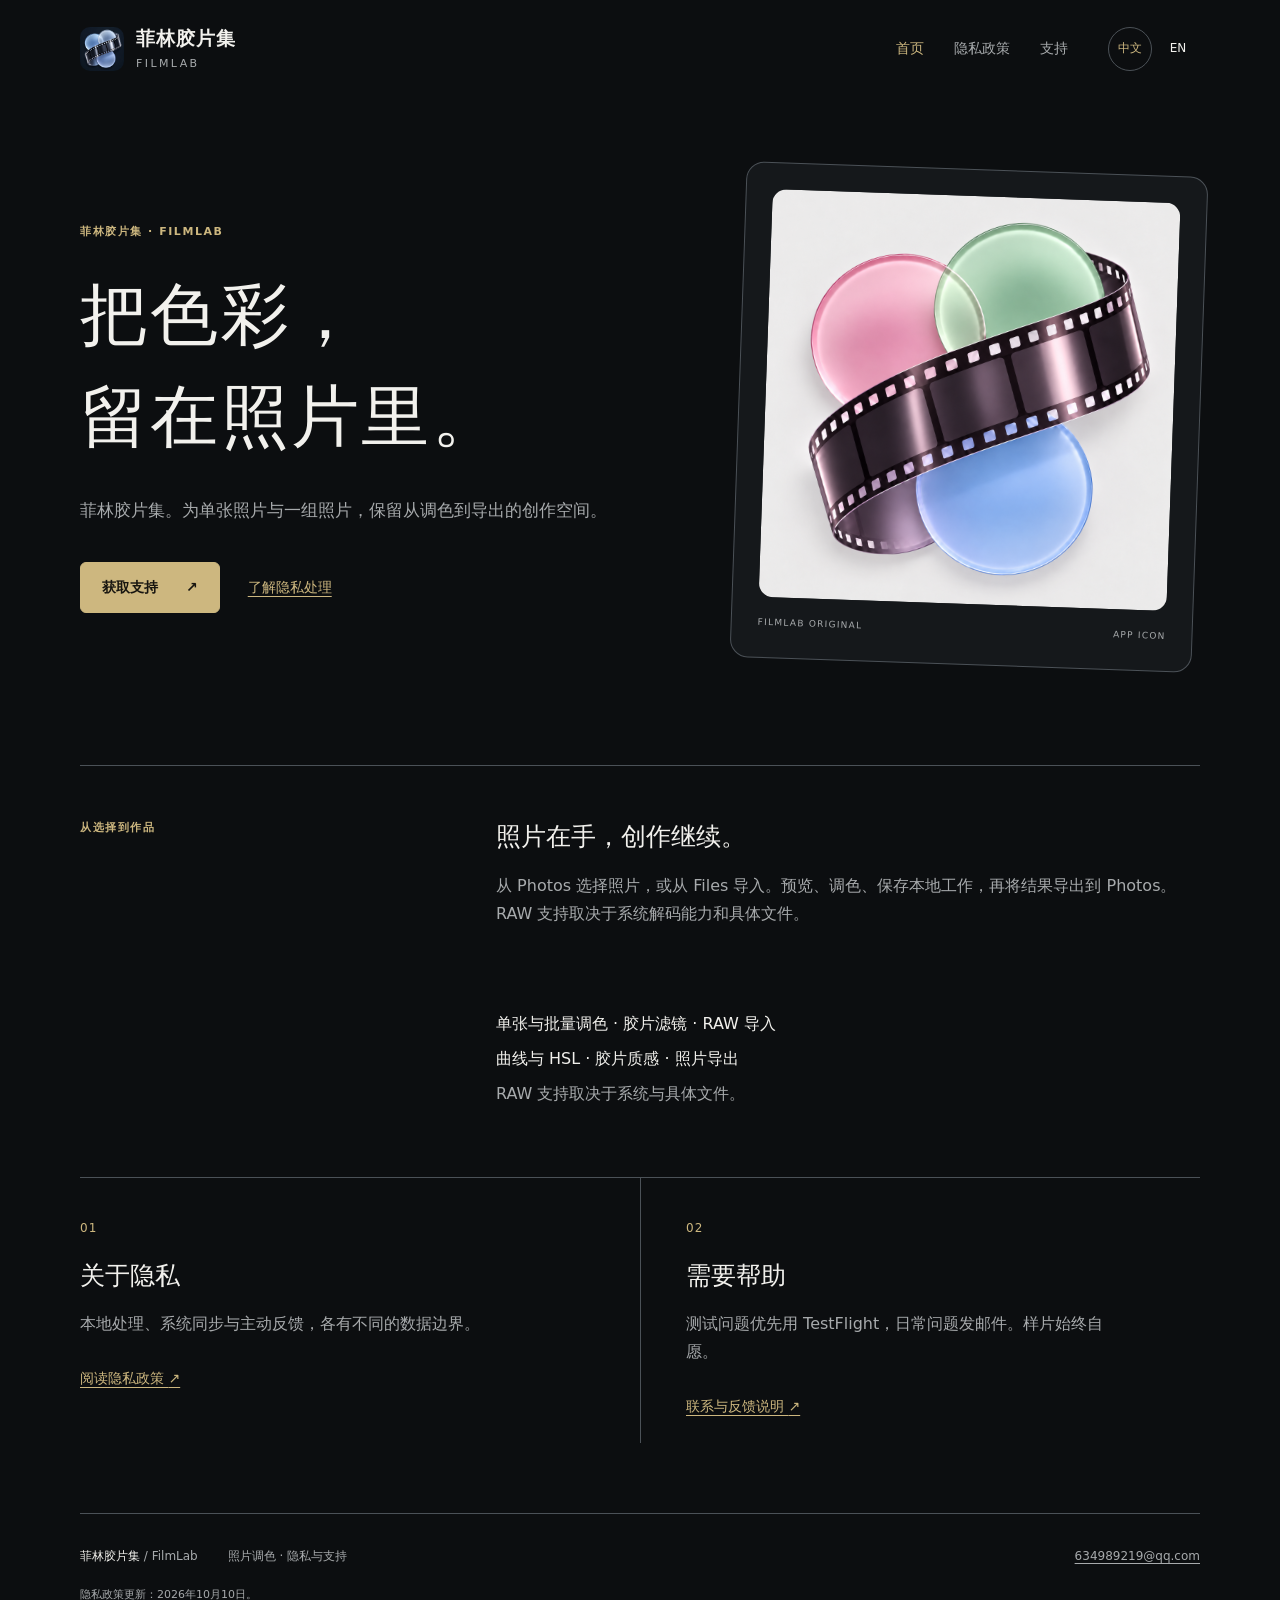
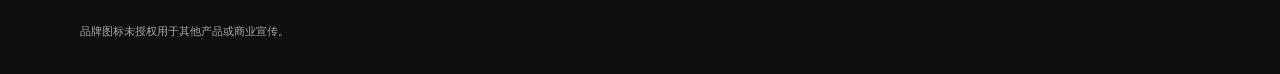
<file: index.html>
<!doctype html>

<html lang="zh-Hans"><head><meta charset="utf-8"><meta name="viewport" content="width=device-width, initial-scale=1"><meta name="referrer" content="no-referrer"><meta http-equiv="Content-Security-Policy" content="default-src &#x27;self&#x27;; script-src &#x27;none&#x27;; style-src &#x27;self&#x27;; img-src &#x27;self&#x27;; connect-src &#x27;none&#x27;; object-src &#x27;none&#x27;; base-uri &#x27;none&#x27;; form-action &#x27;none&#x27;"><title>首页 · 菲林胶片集 / FilmLab</title><meta name="description" content="菲林胶片集 / FilmLab：单张与批量照片调色，隐私政策与帮助反馈。"><link rel="stylesheet" href="assets/site.css"></head>
<body><a class="skip" href="#main"><span lang="zh-Hans" class="">跳至内容</span></a>

<header class="site-header"><a class="brand" href="./" aria-label="菲林胶片集 / FilmLab Home"><img src="assets/home-brand.png" width="44" height="44" alt=""><span class="brand-copy"><span class="brand-name" lang="zh-Hans">菲林胶片集</span><span class="brand-english" lang="en">FILMLAB</span></span></a><nav aria-label="主导航"><a href="./" aria-current="page"><span lang="zh-Hans" class="">首页</span></a><a href="privacy/"><span lang="zh-Hans" class="">隐私政策</span></a><a href="support/"><span lang="zh-Hans" class="">支持</span></a></nav><div class="languages" aria-label="语言"><a href="./" lang="zh-Hans" hreflang="zh-Hans" aria-current="true">中文</a><a href="en/" lang="en" hreflang="en">EN</a></div></header>
<main id="main" tabindex="-1"><section class="hero"><div><p class="eyebrow">菲林胶片集 · FILMLAB</p><h1 lang="zh-Hans" class="">把色彩，<br>留在照片里。</h1><p lang="zh-Hans" class="lead">菲林胶片集。为单张照片与一组照片，保留从调色到导出的创作空间。</p><div class="actions"><a class="button" href="support/"><span lang="zh-Hans" class="">获取支持</span><span aria-hidden="true">↗</span></a><a class="text-link" href="privacy/"><span lang="zh-Hans" class="">了解隐私处理</span></a></div></div><figure class="brand-plate"><img src="assets/app-icon.png" alt="FilmLab app icon / 菲林胶片集应用图标" width="1024" height="1024"><figcaption><span>FILMLAB ORIGINAL</span><span>APP ICON</span></figcaption></figure></section><section class="intro-row"><p class="eyebrow"><span lang="zh-Hans" class="">从选择到作品</span></p><div><h2 lang="zh-Hans" class="">照片在手，创作继续。</h2><p lang="zh-Hans" class="">从 Photos 选择照片，或从 Files 导入。预览、调色、保存本地工作，再将结果导出到 Photos。RAW 支持取决于系统解码能力和具体文件。</p></div><div class="feature-list"><p>单张与批量调色 · 胶片滤镜 · RAW 导入</p><p>曲线与 HSL · 胶片质感 · 照片导出</p><p class="fine">RAW 支持取决于系统与具体文件。</p></div></section><section class="routes" aria-label="Information"><article><span class="section-no">01</span><h2 lang="zh-Hans" class="">关于隐私</h2><p lang="zh-Hans" class="">本地处理、系统同步与主动反馈，各有不同的数据边界。</p><a class="text-link" href="privacy/"><span lang="zh-Hans" class="">阅读隐私政策</span> <span aria-hidden="true">↗</span></a></article><article><span class="section-no">02</span><h2 lang="zh-Hans" class="">需要帮助</h2><p lang="zh-Hans" class="">测试问题优先用 TestFlight，日常问题发邮件。样片始终自愿。</p><a class="text-link" href="support/"><span lang="zh-Hans" class="">联系与反馈说明</span> <span aria-hidden="true">↗</span></a></article></section></main>
<footer class="site-footer"><div>菲林胶片集 <span class="muted">/ FilmLab</span></div><div><span lang="zh-Hans" class="">照片调色 · 隐私与支持</span></div><a href="mailto:634989219@qq.com">634989219@qq.com</a><p class="fine">隐私政策更新：2026年10月10日。</p><p class="fine brand-rights">品牌图标未授权用于其他产品或商业宣传。</p></footer></body></html>
</file>
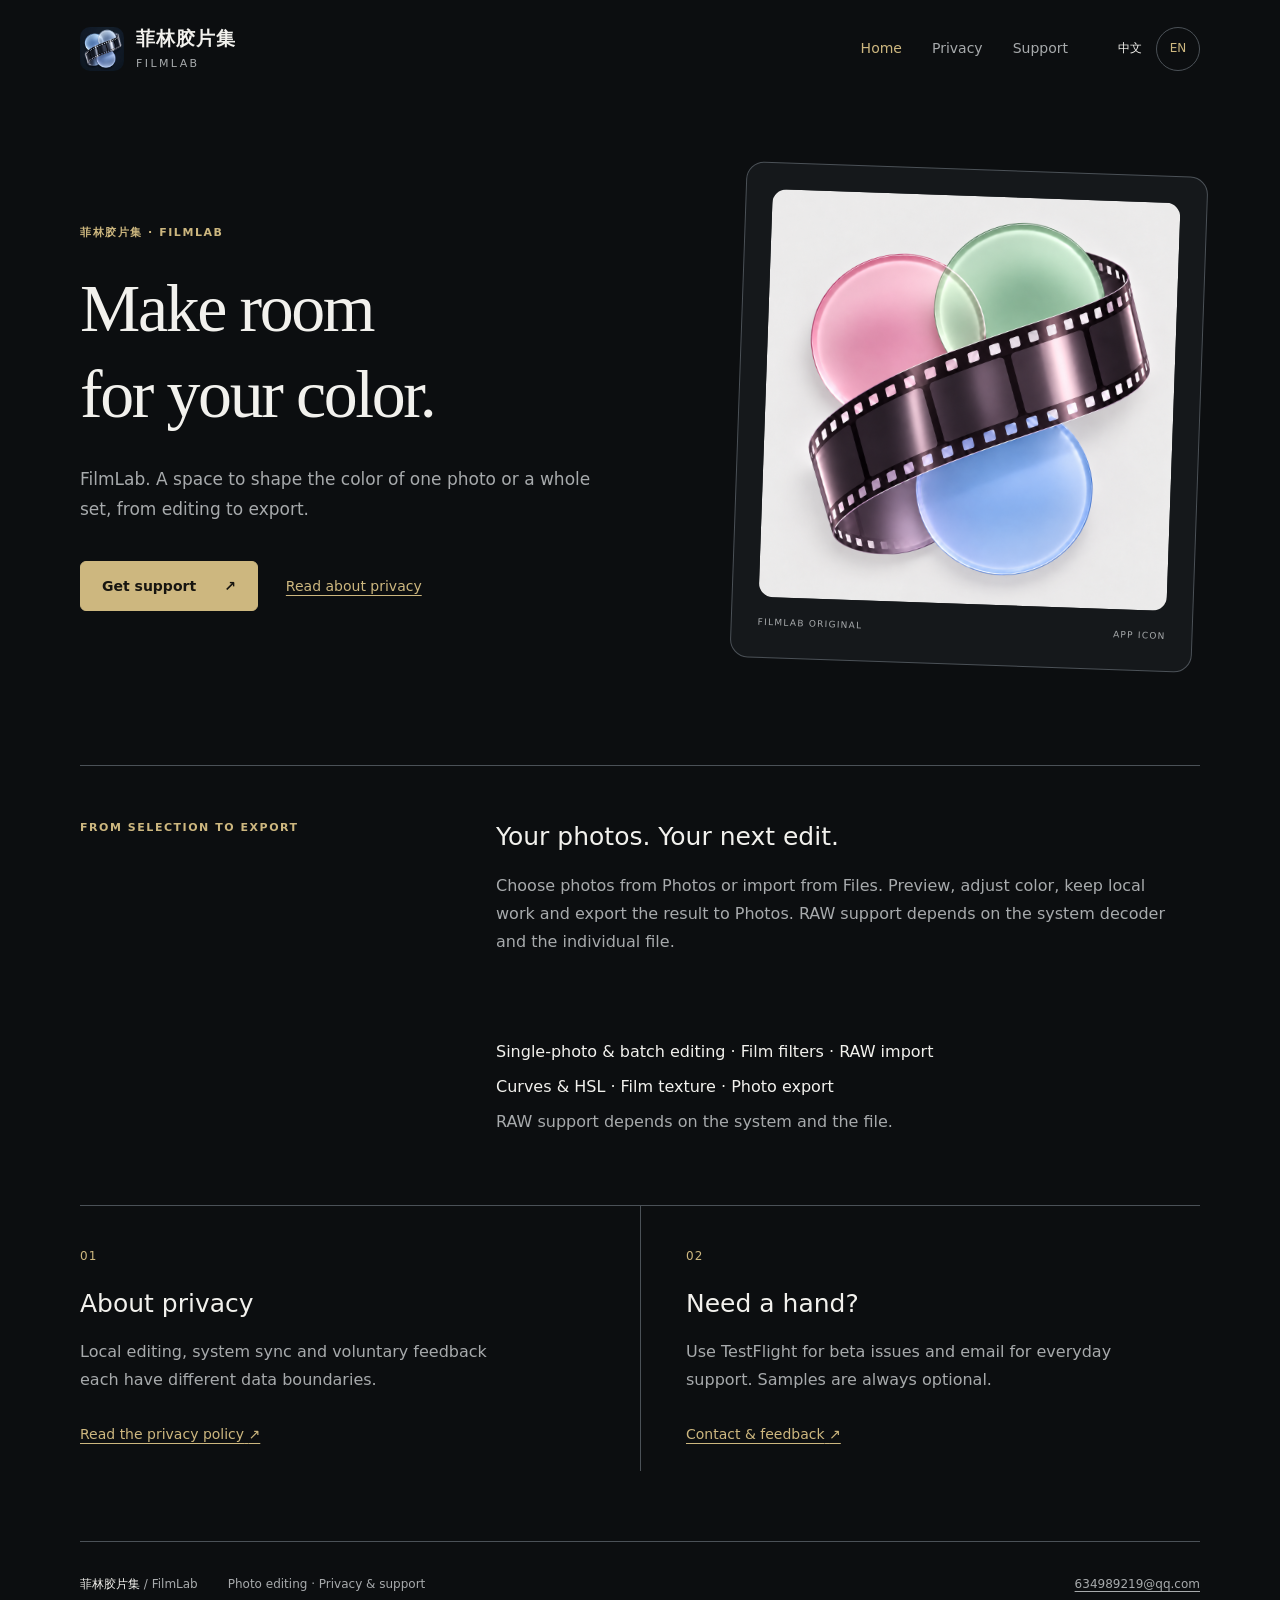
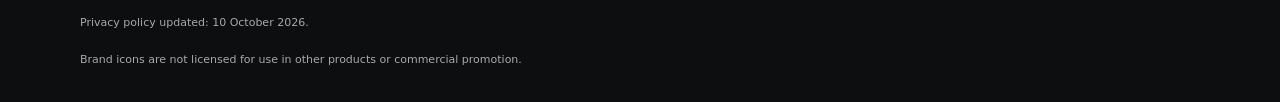
<file: en/index.html>
<!doctype html>

<html lang="en"><head><meta charset="utf-8"><meta name="viewport" content="width=device-width, initial-scale=1"><meta name="referrer" content="no-referrer"><meta http-equiv="Content-Security-Policy" content="default-src &#x27;self&#x27;; script-src &#x27;none&#x27;; style-src &#x27;self&#x27;; img-src &#x27;self&#x27;; connect-src &#x27;none&#x27;; object-src &#x27;none&#x27;; base-uri &#x27;none&#x27;; form-action &#x27;none&#x27;"><title>Home · 菲林胶片集 / FilmLab</title><meta name="description" content="FilmLab: single-photo and batch photo editing, privacy information and support."><link rel="stylesheet" href="../assets/site.css"></head>
<body><a class="skip" href="#main"><span lang="en" class="">Skip to content</span></a>

<header class="site-header"><a class="brand" href="./" aria-label="菲林胶片集 / FilmLab Home"><img src="../assets/home-brand.png" width="44" height="44" alt=""><span class="brand-copy"><span class="brand-name" lang="zh-Hans">菲林胶片集</span><span class="brand-english" lang="en">FILMLAB</span></span></a><nav aria-label="Main navigation"><a href="./" aria-current="page"><span lang="en" class="">Home</span></a><a href="privacy/"><span lang="en" class="">Privacy</span></a><a href="support/"><span lang="en" class="">Support</span></a></nav><div class="languages" aria-label="Language"><a href="../" lang="zh-Hans" hreflang="zh-Hans">中文</a><a href="./" lang="en" hreflang="en" aria-current="true">EN</a></div></header>
<main id="main" tabindex="-1"><section class="hero"><div><p class="eyebrow">菲林胶片集 · FILMLAB</p><h1 lang="en" class="">Make room<br>for your color.</h1><p lang="en" class="lead">FilmLab. A space to shape the color of one photo or a whole set, from editing to export.</p><div class="actions"><a class="button" href="support/"><span lang="en" class="">Get support</span><span aria-hidden="true">↗</span></a><a class="text-link" href="privacy/"><span lang="en" class="">Read about privacy</span></a></div></div><figure class="brand-plate"><img src="../assets/app-icon.png" alt="FilmLab app icon / 菲林胶片集应用图标" width="1024" height="1024"><figcaption><span>FILMLAB ORIGINAL</span><span>APP ICON</span></figcaption></figure></section><section class="intro-row"><p class="eyebrow"><span lang="en" class="">FROM SELECTION TO EXPORT</span></p><div><h2 lang="en" class="">Your photos. Your next edit.</h2><p lang="en" class="">Choose photos from Photos or import from Files. Preview, adjust color, keep local work and export the result to Photos. RAW support depends on the system decoder and the individual file.</p></div><div class="feature-list"><p>Single-photo &amp; batch editing · Film filters · RAW import</p><p>Curves &amp; HSL · Film texture · Photo export</p><p class="fine">RAW support depends on the system and the file.</p></div></section><section class="routes" aria-label="Information"><article><span class="section-no">01</span><h2 lang="en" class="">About privacy</h2><p lang="en" class="">Local editing, system sync and voluntary feedback each have different data boundaries.</p><a class="text-link" href="privacy/"><span lang="en" class="">Read the privacy policy</span> <span aria-hidden="true">↗</span></a></article><article><span class="section-no">02</span><h2 lang="en" class="">Need a hand?</h2><p lang="en" class="">Use TestFlight for beta issues and email for everyday support. Samples are always optional.</p><a class="text-link" href="support/"><span lang="en" class="">Contact &amp; feedback</span> <span aria-hidden="true">↗</span></a></article></section></main>
<footer class="site-footer"><div>菲林胶片集 <span class="muted">/ FilmLab</span></div><div><span lang="en" class="">Photo editing · Privacy &amp; support</span></div><a href="mailto:634989219@qq.com">634989219@qq.com</a><p class="fine">Privacy policy updated: 10 October 2026.</p><p class="fine brand-rights">Brand icons are not licensed for use in other products or commercial promotion.</p></footer></body></html>
</file>
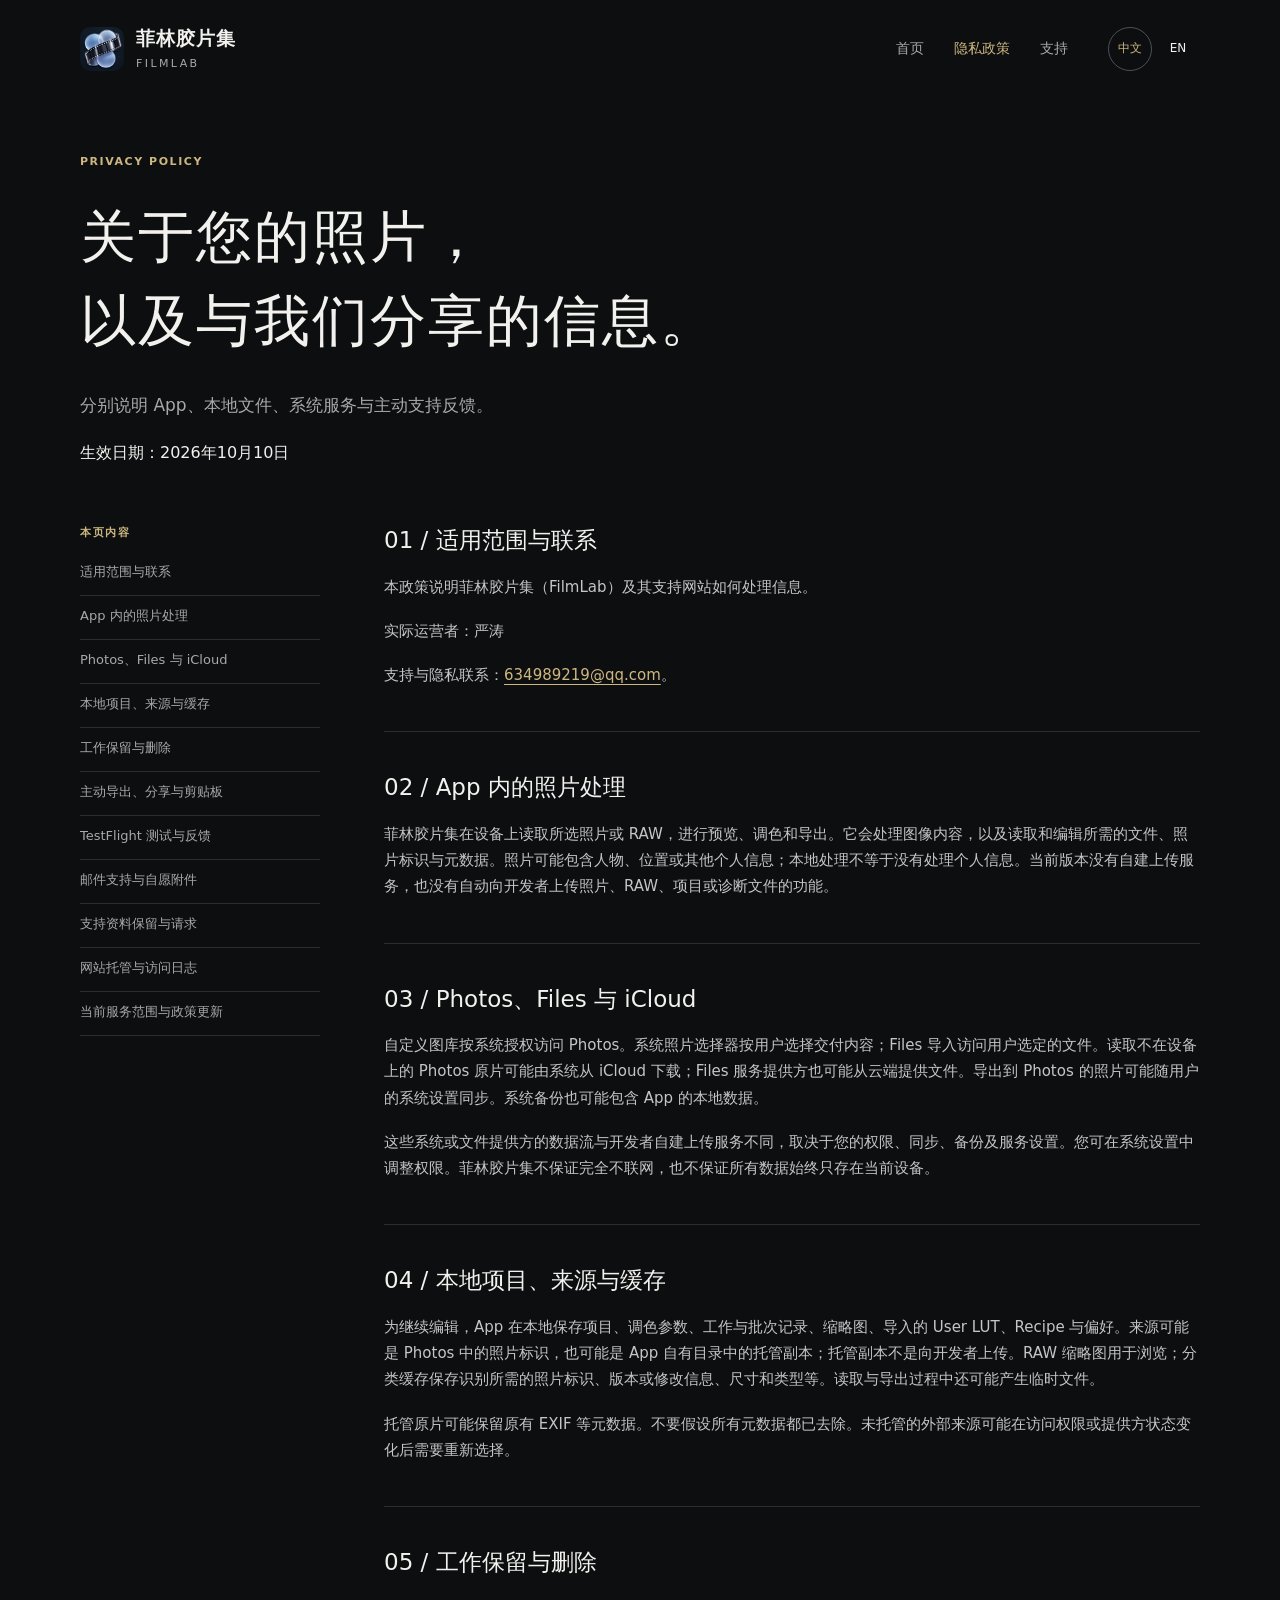
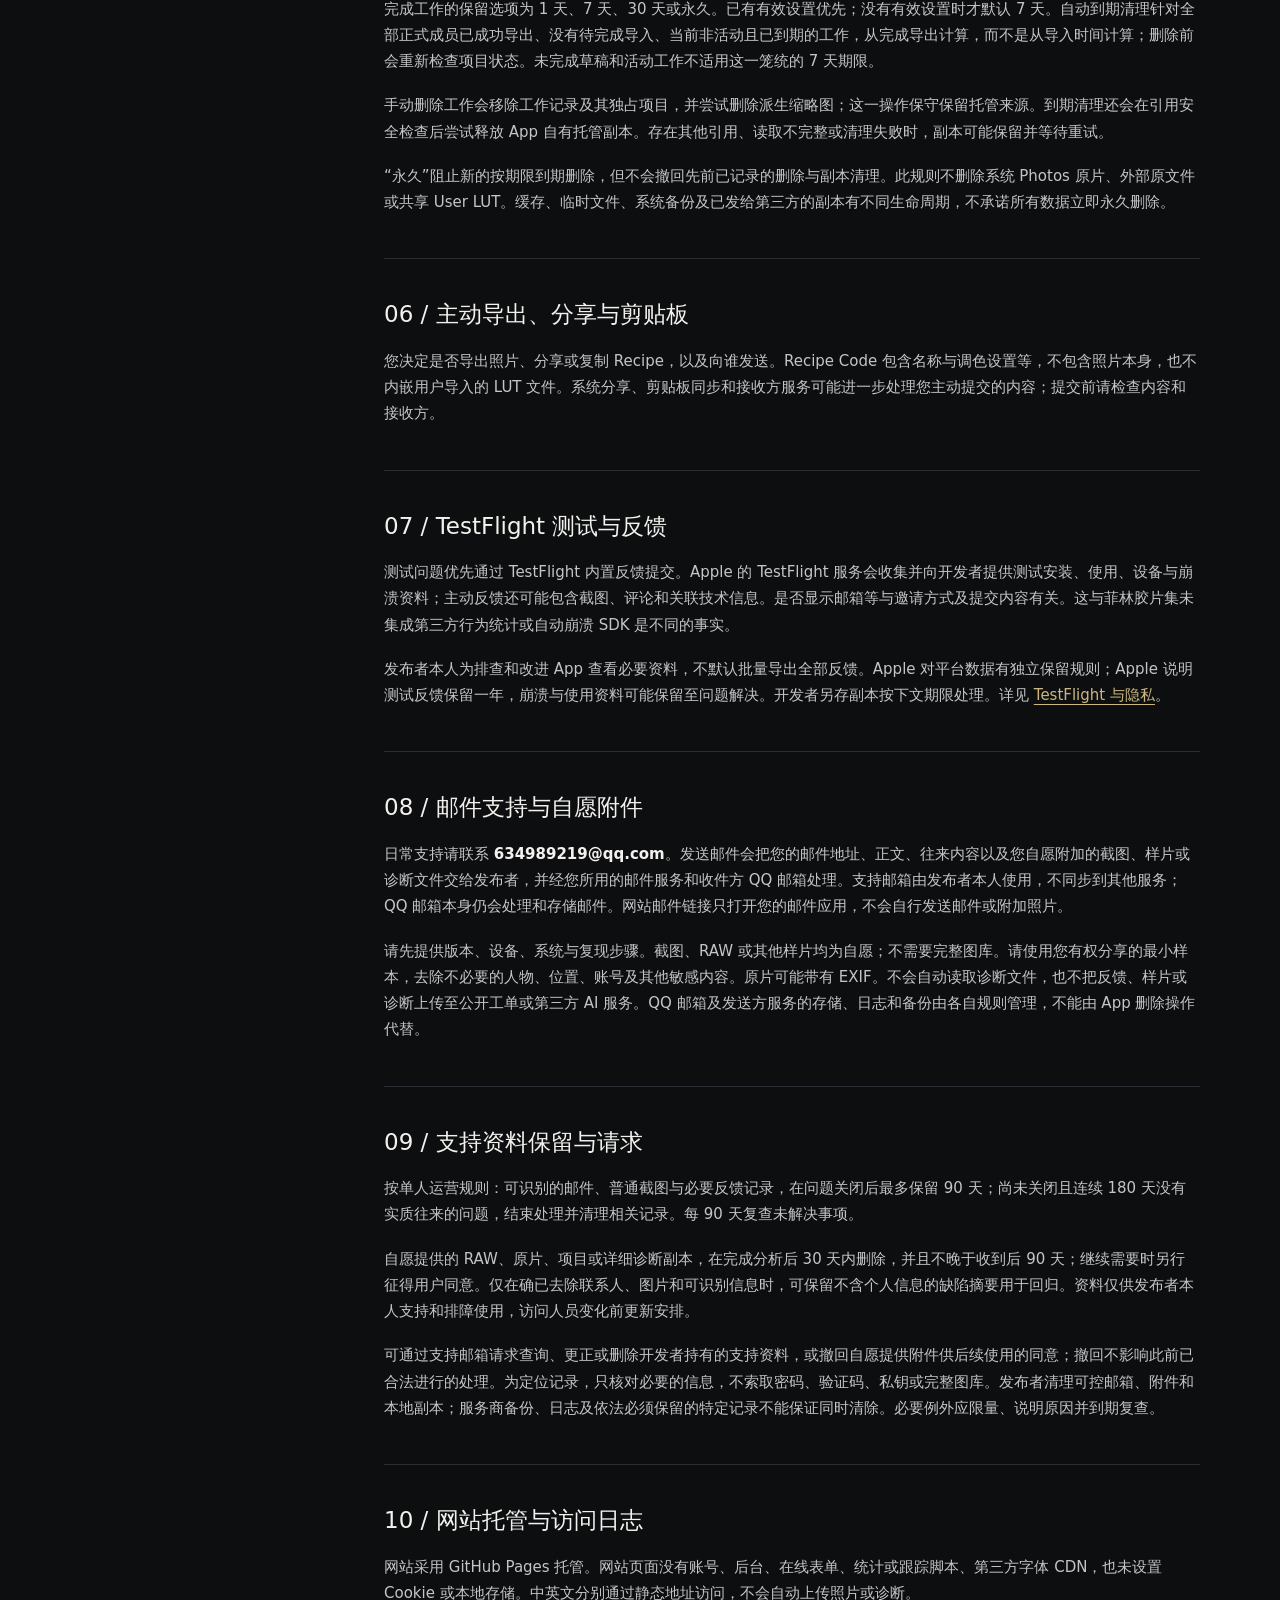
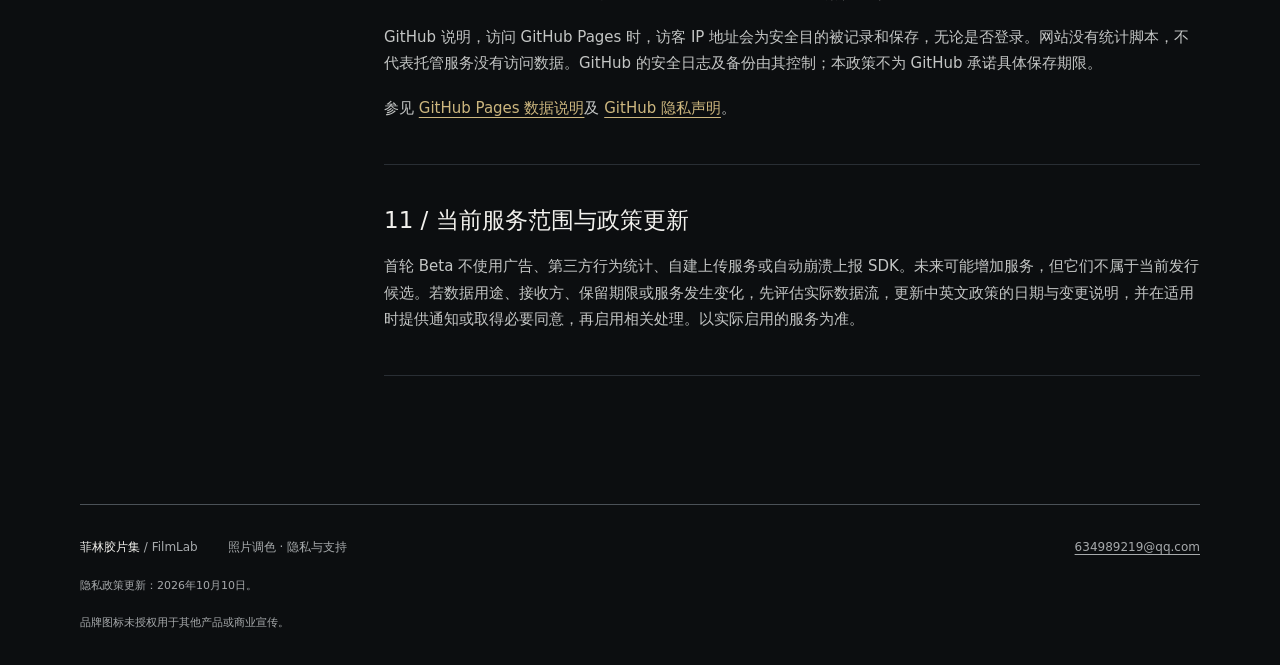
<file: privacy/index.html>
<!doctype html>

<html lang="zh-Hans"><head><meta charset="utf-8"><meta name="viewport" content="width=device-width, initial-scale=1"><meta name="referrer" content="no-referrer"><meta http-equiv="Content-Security-Policy" content="default-src &#x27;self&#x27;; script-src &#x27;none&#x27;; style-src &#x27;self&#x27;; img-src &#x27;self&#x27;; connect-src &#x27;none&#x27;; object-src &#x27;none&#x27;; base-uri &#x27;none&#x27;; form-action &#x27;none&#x27;"><title>隐私政策 · 菲林胶片集 / FilmLab</title><meta name="description" content="菲林胶片集 / FilmLab：单张与批量照片调色，隐私政策与帮助反馈。"><link rel="stylesheet" href="../assets/site.css"></head>
<body><a class="skip" href="#main"><span lang="zh-Hans" class="">跳至内容</span></a>

<header class="site-header"><a class="brand" href="../" aria-label="菲林胶片集 / FilmLab Home"><img src="../assets/home-brand.png" width="44" height="44" alt=""><span class="brand-copy"><span class="brand-name" lang="zh-Hans">菲林胶片集</span><span class="brand-english" lang="en">FILMLAB</span></span></a><nav aria-label="主导航"><a href="../"><span lang="zh-Hans" class="">首页</span></a><a href="./" aria-current="page"><span lang="zh-Hans" class="">隐私政策</span></a><a href="../support/"><span lang="zh-Hans" class="">支持</span></a></nav><div class="languages" aria-label="语言"><a href="./" lang="zh-Hans" hreflang="zh-Hans" aria-current="true">中文</a><a href="../en/privacy/" lang="en" hreflang="en">EN</a></div></header>
<main id="main" tabindex="-1"><section class="page-heading"><p class="eyebrow">PRIVACY POLICY</p><h1 lang="zh-Hans" class="">关于您的照片，<br>以及与我们分享的信息。</h1><p lang="zh-Hans" class="lead">分别说明 App、本地文件、系统服务与主动支持反馈。</p><p>生效日期：2026年10月10日</p></section><div class="reading-layout"><aside class="toc"><p lang="zh-Hans" class="eyebrow">本页内容</p><a href="#policy-1"><span lang="zh-Hans" class="">适用范围与联系</span></a><a href="#policy-2"><span lang="zh-Hans" class="">App 内的照片处理</span></a><a href="#policy-3"><span lang="zh-Hans" class="">Photos、Files 与 iCloud</span></a><a href="#policy-4"><span lang="zh-Hans" class="">本地项目、来源与缓存</span></a><a href="#policy-5"><span lang="zh-Hans" class="">工作保留与删除</span></a><a href="#policy-6"><span lang="zh-Hans" class="">主动导出、分享与剪贴板</span></a><a href="#policy-7"><span lang="zh-Hans" class="">TestFlight 测试与反馈</span></a><a href="#policy-8"><span lang="zh-Hans" class="">邮件支持与自愿附件</span></a><a href="#policy-9"><span lang="zh-Hans" class="">支持资料保留与请求</span></a><a href="#policy-10"><span lang="zh-Hans" class="">网站托管与访问日志</span></a><a href="#policy-11"><span lang="zh-Hans" class="">当前服务范围与政策更新</span></a></aside><div class="policy-text"><section id="policy-1"><h2 lang="zh-Hans" class="">01 / 适用范围与联系</h2><div lang="zh-Hans" class=""><p>本政策说明菲林胶片集（FilmLab）及其支持网站如何处理信息。</p><p class="operator">实际运营者：严涛</p><p>支持与隐私联系：<a href="mailto:634989219@qq.com">634989219@qq.com</a>。</p></div></section><section id="policy-2"><h2 lang="zh-Hans" class="">02 / App 内的照片处理</h2><div lang="zh-Hans" class=""><p>菲林胶片集在设备上读取所选照片或 RAW，进行预览、调色和导出。它会处理图像内容，以及读取和编辑所需的文件、照片标识与元数据。照片可能包含人物、位置或其他个人信息；本地处理不等于没有处理个人信息。当前版本没有自建上传服务，也没有自动向开发者上传照片、RAW、项目或诊断文件的功能。</p></div></section><section id="policy-3"><h2 lang="zh-Hans" class="">03 / Photos、Files 与 iCloud</h2><div lang="zh-Hans" class=""><p>自定义图库按系统授权访问 Photos。系统照片选择器按用户选择交付内容；Files 导入访问用户选定的文件。读取不在设备上的 Photos 原片可能由系统从 iCloud 下载；Files 服务提供方也可能从云端提供文件。导出到 Photos 的照片可能随用户的系统设置同步。系统备份也可能包含 App 的本地数据。</p>
<p>这些系统或文件提供方的数据流与开发者自建上传服务不同，取决于您的权限、同步、备份及服务设置。您可在系统设置中调整权限。菲林胶片集不保证完全不联网，也不保证所有数据始终只存在当前设备。</p></div></section><section id="policy-4"><h2 lang="zh-Hans" class="">04 / 本地项目、来源与缓存</h2><div lang="zh-Hans" class=""><p>为继续编辑，App 在本地保存项目、调色参数、工作与批次记录、缩略图、导入的 User LUT、Recipe 与偏好。来源可能是 Photos 中的照片标识，也可能是 App 自有目录中的托管副本；托管副本不是向开发者上传。RAW 缩略图用于浏览；分类缓存保存识别所需的照片标识、版本或修改信息、尺寸和类型等。读取与导出过程中还可能产生临时文件。</p>
<p>托管原片可能保留原有 EXIF 等元数据。不要假设所有元数据都已去除。未托管的外部来源可能在访问权限或提供方状态变化后需要重新选择。</p></div></section><section id="policy-5"><h2 lang="zh-Hans" class="">05 / 工作保留与删除</h2><div lang="zh-Hans" class=""><p>完成工作的保留选项为 1 天、7 天、30 天或永久。已有有效设置优先；没有有效设置时才默认 7 天。自动到期清理针对全部正式成员已成功导出、没有待完成导入、当前非活动且已到期的工作，从完成导出计算，而不是从导入时间计算；删除前会重新检查项目状态。未完成草稿和活动工作不适用这一笼统的 7 天期限。</p>
<p>手动删除工作会移除工作记录及其独占项目，并尝试删除派生缩略图；这一操作保守保留托管来源。到期清理还会在引用安全检查后尝试释放 App 自有托管副本。存在其他引用、读取不完整或清理失败时，副本可能保留并等待重试。</p>
<p>“永久”阻止新的按期限到期删除，但不会撤回先前已记录的删除与副本清理。此规则不删除系统 Photos 原片、外部原文件或共享 User LUT。缓存、临时文件、系统备份及已发给第三方的副本有不同生命周期，不承诺所有数据立即永久删除。</p></div></section><section id="policy-6"><h2 lang="zh-Hans" class="">06 / 主动导出、分享与剪贴板</h2><div lang="zh-Hans" class=""><p>您决定是否导出照片、分享或复制 Recipe，以及向谁发送。Recipe Code 包含名称与调色设置等，不包含照片本身，也不内嵌用户导入的 LUT 文件。系统分享、剪贴板同步和接收方服务可能进一步处理您主动提交的内容；提交前请检查内容和接收方。</p></div></section><section id="policy-7"><h2 lang="zh-Hans" class="">07 / TestFlight 测试与反馈</h2><div lang="zh-Hans" class=""><p>测试问题优先通过 TestFlight 内置反馈提交。Apple 的 TestFlight 服务会收集并向开发者提供测试安装、使用、设备与崩溃资料；主动反馈还可能包含截图、评论和关联技术信息。是否显示邮箱等与邀请方式及提交内容有关。这与菲林胶片集未集成第三方行为统计或自动崩溃 SDK 是不同的事实。</p>
<p>发布者本人为排查和改进 App 查看必要资料，不默认批量导出全部反馈。Apple 对平台数据有独立保留规则；Apple 说明测试反馈保留一年，崩溃与使用资料可能保留至问题解决。开发者另存副本按下文期限处理。详见 <a href="https://www.apple.com/legal/privacy/data/en/test-flight/" rel="noreferrer">TestFlight 与隐私</a>。</p></div></section><section id="policy-8"><h2 lang="zh-Hans" class="">08 / 邮件支持与自愿附件</h2><div lang="zh-Hans" class=""><p>日常支持请联系 <strong>634989219@qq.com</strong>。发送邮件会把您的邮件地址、正文、往来内容以及您自愿附加的截图、样片或诊断文件交给发布者，并经您所用的邮件服务和收件方 QQ 邮箱处理。支持邮箱由发布者本人使用，不同步到其他服务；QQ 邮箱本身仍会处理和存储邮件。网站邮件链接只打开您的邮件应用，不会自行发送邮件或附加照片。</p>
<p>请先提供版本、设备、系统与复现步骤。截图、RAW 或其他样片均为自愿；不需要完整图库。请使用您有权分享的最小样本，去除不必要的人物、位置、账号及其他敏感内容。原片可能带有 EXIF。不会自动读取诊断文件，也不把反馈、样片或诊断上传至公开工单或第三方 AI 服务。QQ 邮箱及发送方服务的存储、日志和备份由各自规则管理，不能由 App 删除操作代替。</p></div></section><section id="policy-9"><h2 lang="zh-Hans" class="">09 / 支持资料保留与请求</h2><div lang="zh-Hans" class=""><p>按单人运营规则：可识别的邮件、普通截图与必要反馈记录，在问题关闭后最多保留 90 天；尚未关闭且连续 180 天没有实质往来的问题，结束处理并清理相关记录。每 90 天复查未解决事项。</p>
<p>自愿提供的 RAW、原片、项目或详细诊断副本，在完成分析后 30 天内删除，并且不晚于收到后 90 天；继续需要时另行征得用户同意。仅在确已去除联系人、图片和可识别信息时，可保留不含个人信息的缺陷摘要用于回归。资料仅供发布者本人支持和排障使用，访问人员变化前更新安排。</p>
<p>可通过支持邮箱请求查询、更正或删除开发者持有的支持资料，或撤回自愿提供附件供后续使用的同意；撤回不影响此前已合法进行的处理。为定位记录，只核对必要的信息，不索取密码、验证码、私钥或完整图库。发布者清理可控邮箱、附件和本地副本；服务商备份、日志及依法必须保留的特定记录不能保证同时清除。必要例外应限量、说明原因并到期复查。</p></div></section><section id="policy-10"><h2 lang="zh-Hans" class="">10 / 网站托管与访问日志</h2><div lang="zh-Hans" class=""><p>网站采用 GitHub Pages 托管。网站页面没有账号、后台、在线表单、统计或跟踪脚本、第三方字体 CDN，也未设置 Cookie 或本地存储。中英文分别通过静态地址访问，不会自动上传照片或诊断。</p><p>GitHub 说明，访问 GitHub Pages 时，访客 IP 地址会为安全目的被记录和保存，无论是否登录。网站没有统计脚本，不代表托管服务没有访问数据。GitHub 的安全日志及备份由其控制；本政策不为 GitHub 承诺具体保存期限。</p><p>参见 <a href="https://docs.github.com/en/pages/getting-started-with-github-pages/what-is-github-pages" rel="noreferrer">GitHub Pages 数据说明</a>及 <a href="https://docs.github.com/en/site-policy/privacy-policies/github-general-privacy-statement" rel="noreferrer">GitHub 隐私声明</a>。</p></div></section><section id="policy-11"><h2 lang="zh-Hans" class="">11 / 当前服务范围与政策更新</h2><div lang="zh-Hans" class=""><p>首轮 Beta 不使用广告、第三方行为统计、自建上传服务或自动崩溃上报 SDK。未来可能增加服务，但它们不属于当前发行候选。若数据用途、接收方、保留期限或服务发生变化，先评估实际数据流，更新中英文政策的日期与变更说明，并在适用时提供通知或取得必要同意，再启用相关处理。以实际启用的服务为准。</p></div></section></div></div></main>
<footer class="site-footer"><div>菲林胶片集 <span class="muted">/ FilmLab</span></div><div><span lang="zh-Hans" class="">照片调色 · 隐私与支持</span></div><a href="mailto:634989219@qq.com">634989219@qq.com</a><p class="fine">隐私政策更新：2026年10月10日。</p><p class="fine brand-rights">品牌图标未授权用于其他产品或商业宣传。</p></footer></body></html>
</file>
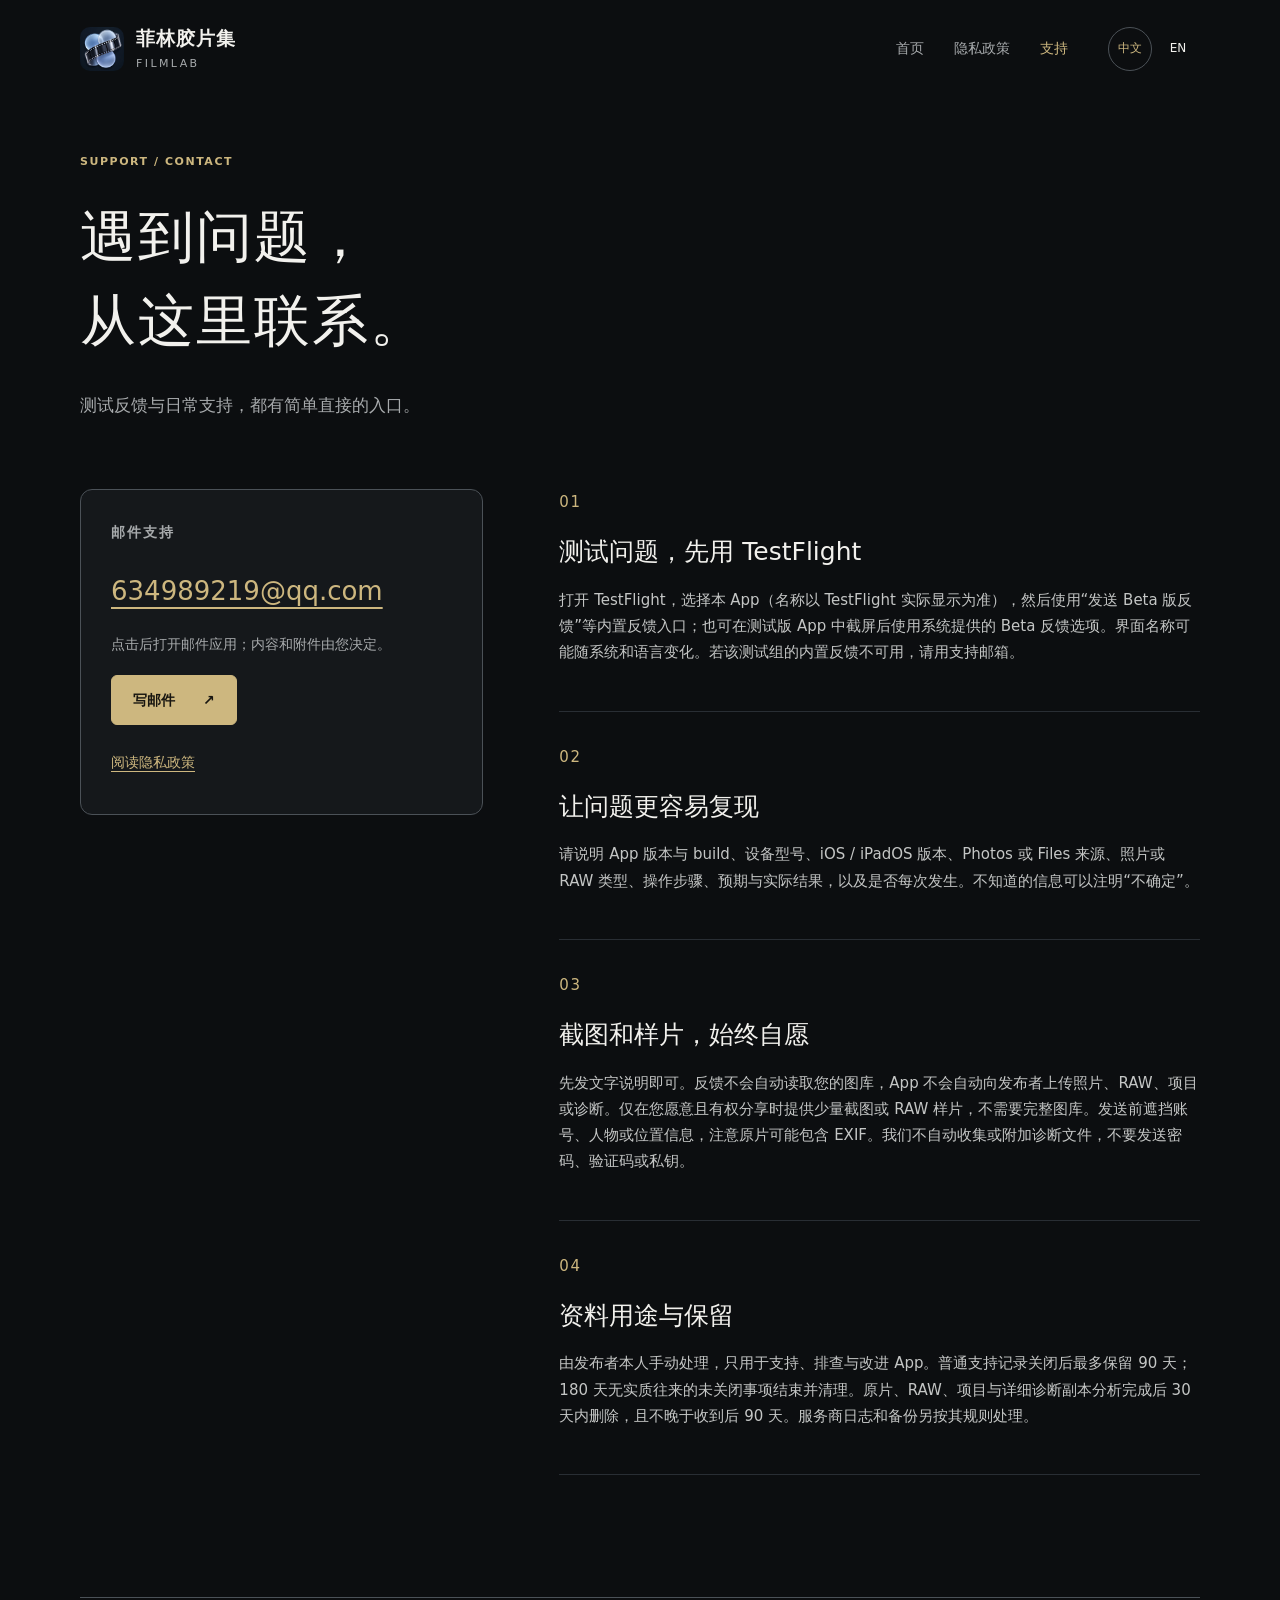
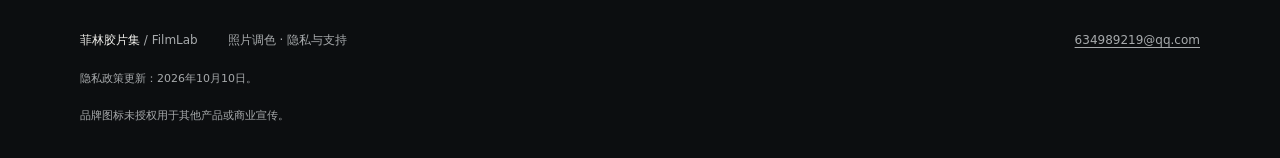
<file: support/index.html>
<!doctype html>

<html lang="zh-Hans"><head><meta charset="utf-8"><meta name="viewport" content="width=device-width, initial-scale=1"><meta name="referrer" content="no-referrer"><meta http-equiv="Content-Security-Policy" content="default-src &#x27;self&#x27;; script-src &#x27;none&#x27;; style-src &#x27;self&#x27;; img-src &#x27;self&#x27;; connect-src &#x27;none&#x27;; object-src &#x27;none&#x27;; base-uri &#x27;none&#x27;; form-action &#x27;none&#x27;"><title>帮助与反馈 · 菲林胶片集 / FilmLab</title><meta name="description" content="菲林胶片集 / FilmLab：单张与批量照片调色，隐私政策与帮助反馈。"><link rel="stylesheet" href="../assets/site.css"></head>
<body><a class="skip" href="#main"><span lang="zh-Hans" class="">跳至内容</span></a>

<header class="site-header"><a class="brand" href="../" aria-label="菲林胶片集 / FilmLab Home"><img src="../assets/home-brand.png" width="44" height="44" alt=""><span class="brand-copy"><span class="brand-name" lang="zh-Hans">菲林胶片集</span><span class="brand-english" lang="en">FILMLAB</span></span></a><nav aria-label="主导航"><a href="../"><span lang="zh-Hans" class="">首页</span></a><a href="../privacy/"><span lang="zh-Hans" class="">隐私政策</span></a><a href="./" aria-current="page"><span lang="zh-Hans" class="">支持</span></a></nav><div class="languages" aria-label="语言"><a href="./" lang="zh-Hans" hreflang="zh-Hans" aria-current="true">中文</a><a href="../en/support/" lang="en" hreflang="en">EN</a></div></header>
<main id="main" tabindex="-1"><section class="page-heading"><p class="eyebrow">SUPPORT / CONTACT</p><h1 lang="zh-Hans" class="">遇到问题，<br>从这里联系。</h1><p lang="zh-Hans" class="lead">测试反馈与日常支持，都有简单直接的入口。</p></section><div class="support-layout"><aside class="contact-panel"><p lang="zh-Hans" class="eyebrow">邮件支持</p><a class="email" href="mailto:634989219@qq.com">634989219@qq.com</a><p lang="zh-Hans" class="">点击后打开邮件应用；内容和附件由您决定。</p><a class="button" href="mailto:634989219@qq.com"><span lang="zh-Hans" class="">写邮件</span> <span aria-hidden="true">↗</span></a><a class="text-link" href="../privacy/"><span lang="zh-Hans" class="">阅读隐私政策</span></a></aside><div class="support-steps"><section><p class="section-no">01</p><h2 lang="zh-Hans" class="">测试问题，先用 TestFlight</h2><div lang="zh-Hans" class=""><p>打开 TestFlight，选择本 App（名称以 TestFlight 实际显示为准），然后使用“发送 Beta 版反馈”等内置反馈入口；也可在测试版 App 中截屏后使用系统提供的 Beta 反馈选项。界面名称可能随系统和语言变化。若该测试组的内置反馈不可用，请用支持邮箱。</p></div></section><section><p class="section-no">02</p><h2 lang="zh-Hans" class="">让问题更容易复现</h2><div lang="zh-Hans" class=""><p>请说明 App 版本与 build、设备型号、iOS / iPadOS 版本、Photos 或 Files 来源、照片或 RAW 类型、操作步骤、预期与实际结果，以及是否每次发生。不知道的信息可以注明“不确定”。</p></div></section><section><p class="section-no">03</p><h2 lang="zh-Hans" class="">截图和样片，始终自愿</h2><div lang="zh-Hans" class=""><p>先发文字说明即可。反馈不会自动读取您的图库，App 不会自动向发布者上传照片、RAW、项目或诊断。仅在您愿意且有权分享时提供少量截图或 RAW 样片，不需要完整图库。发送前遮挡账号、人物或位置信息，注意原片可能包含 EXIF。我们不自动收集或附加诊断文件，不要发送密码、验证码或私钥。</p></div></section><section><p class="section-no">04</p><h2 lang="zh-Hans" class="">资料用途与保留</h2><div lang="zh-Hans" class=""><p>由发布者本人手动处理，只用于支持、排查与改进 App。普通支持记录关闭后最多保留 90 天；180 天无实质往来的未关闭事项结束并清理。原片、RAW、项目与详细诊断副本分析完成后 30 天内删除，且不晚于收到后 90 天。服务商日志和备份另按其规则处理。</p></div></section></div></div></main>
<footer class="site-footer"><div>菲林胶片集 <span class="muted">/ FilmLab</span></div><div><span lang="zh-Hans" class="">照片调色 · 隐私与支持</span></div><a href="mailto:634989219@qq.com">634989219@qq.com</a><p class="fine">隐私政策更新：2026年10月10日。</p><p class="fine brand-rights">品牌图标未授权用于其他产品或商业宣传。</p></footer></body></html>
</file>
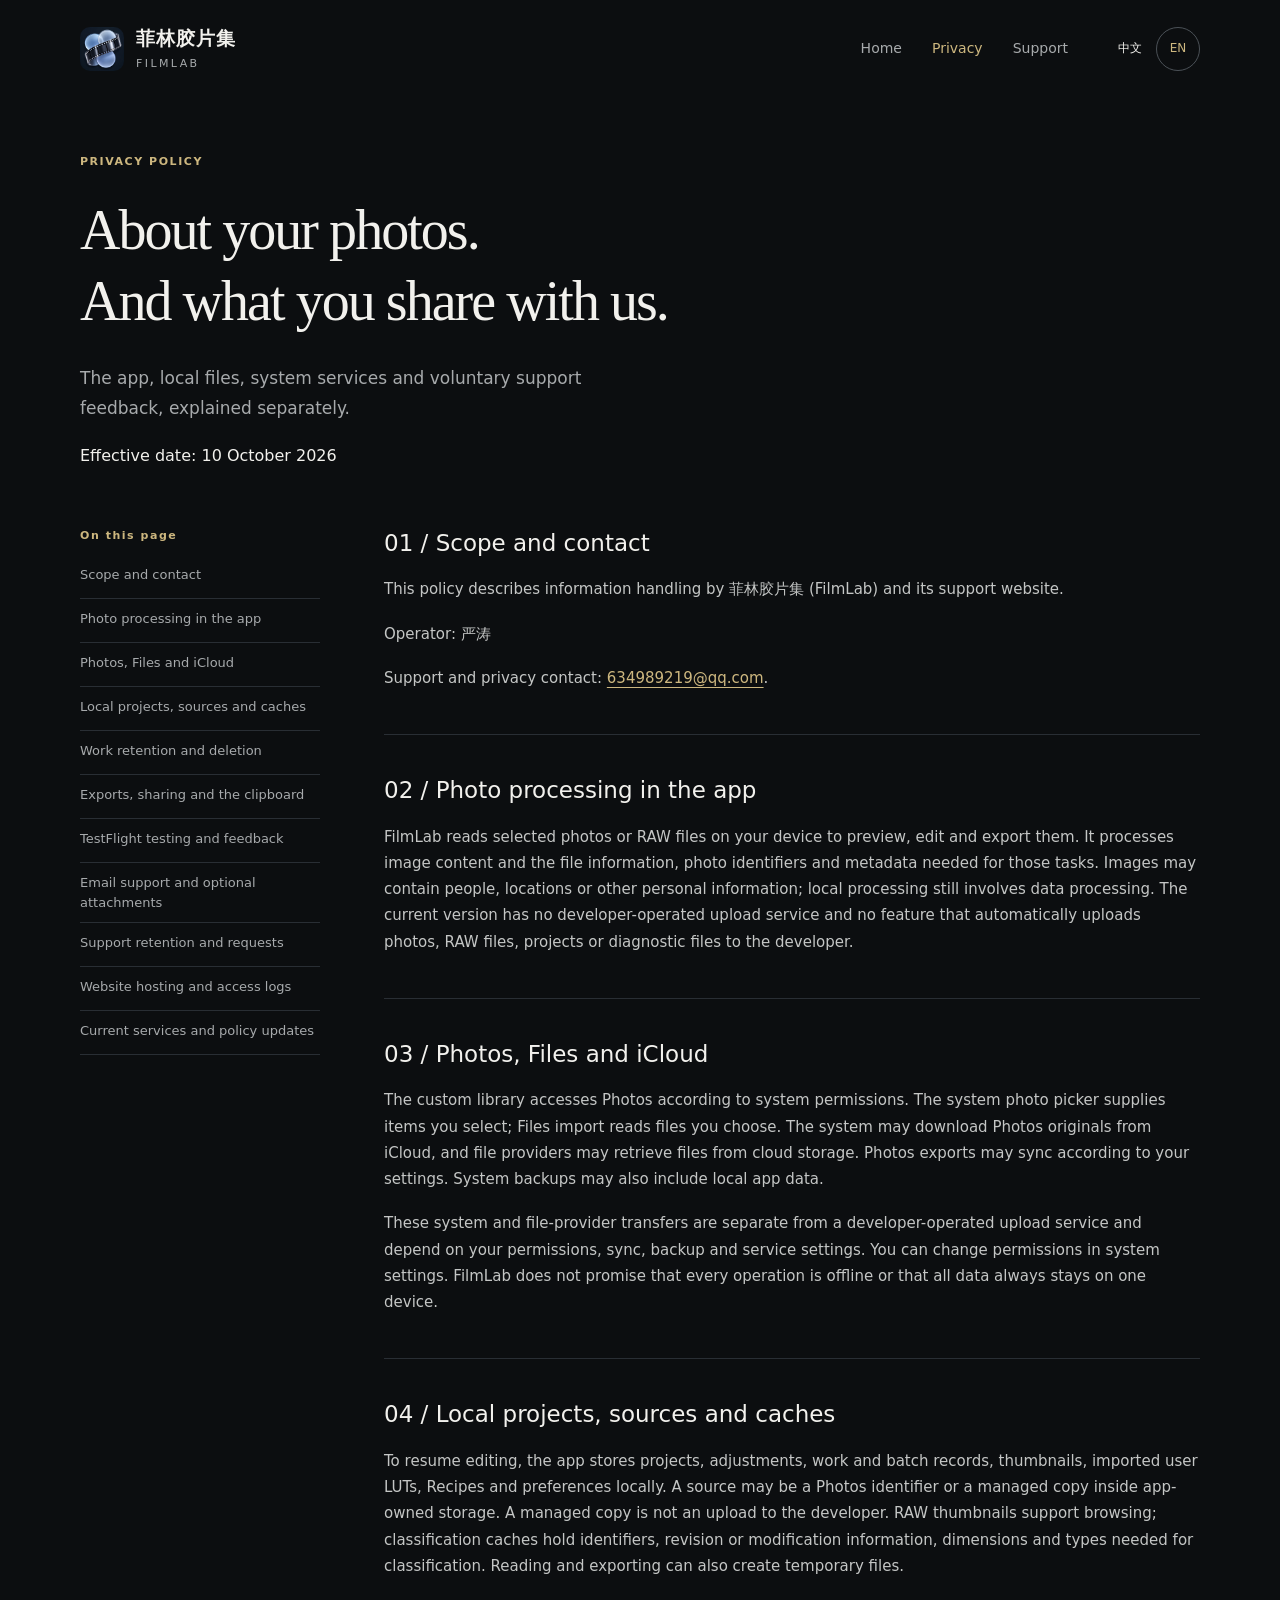
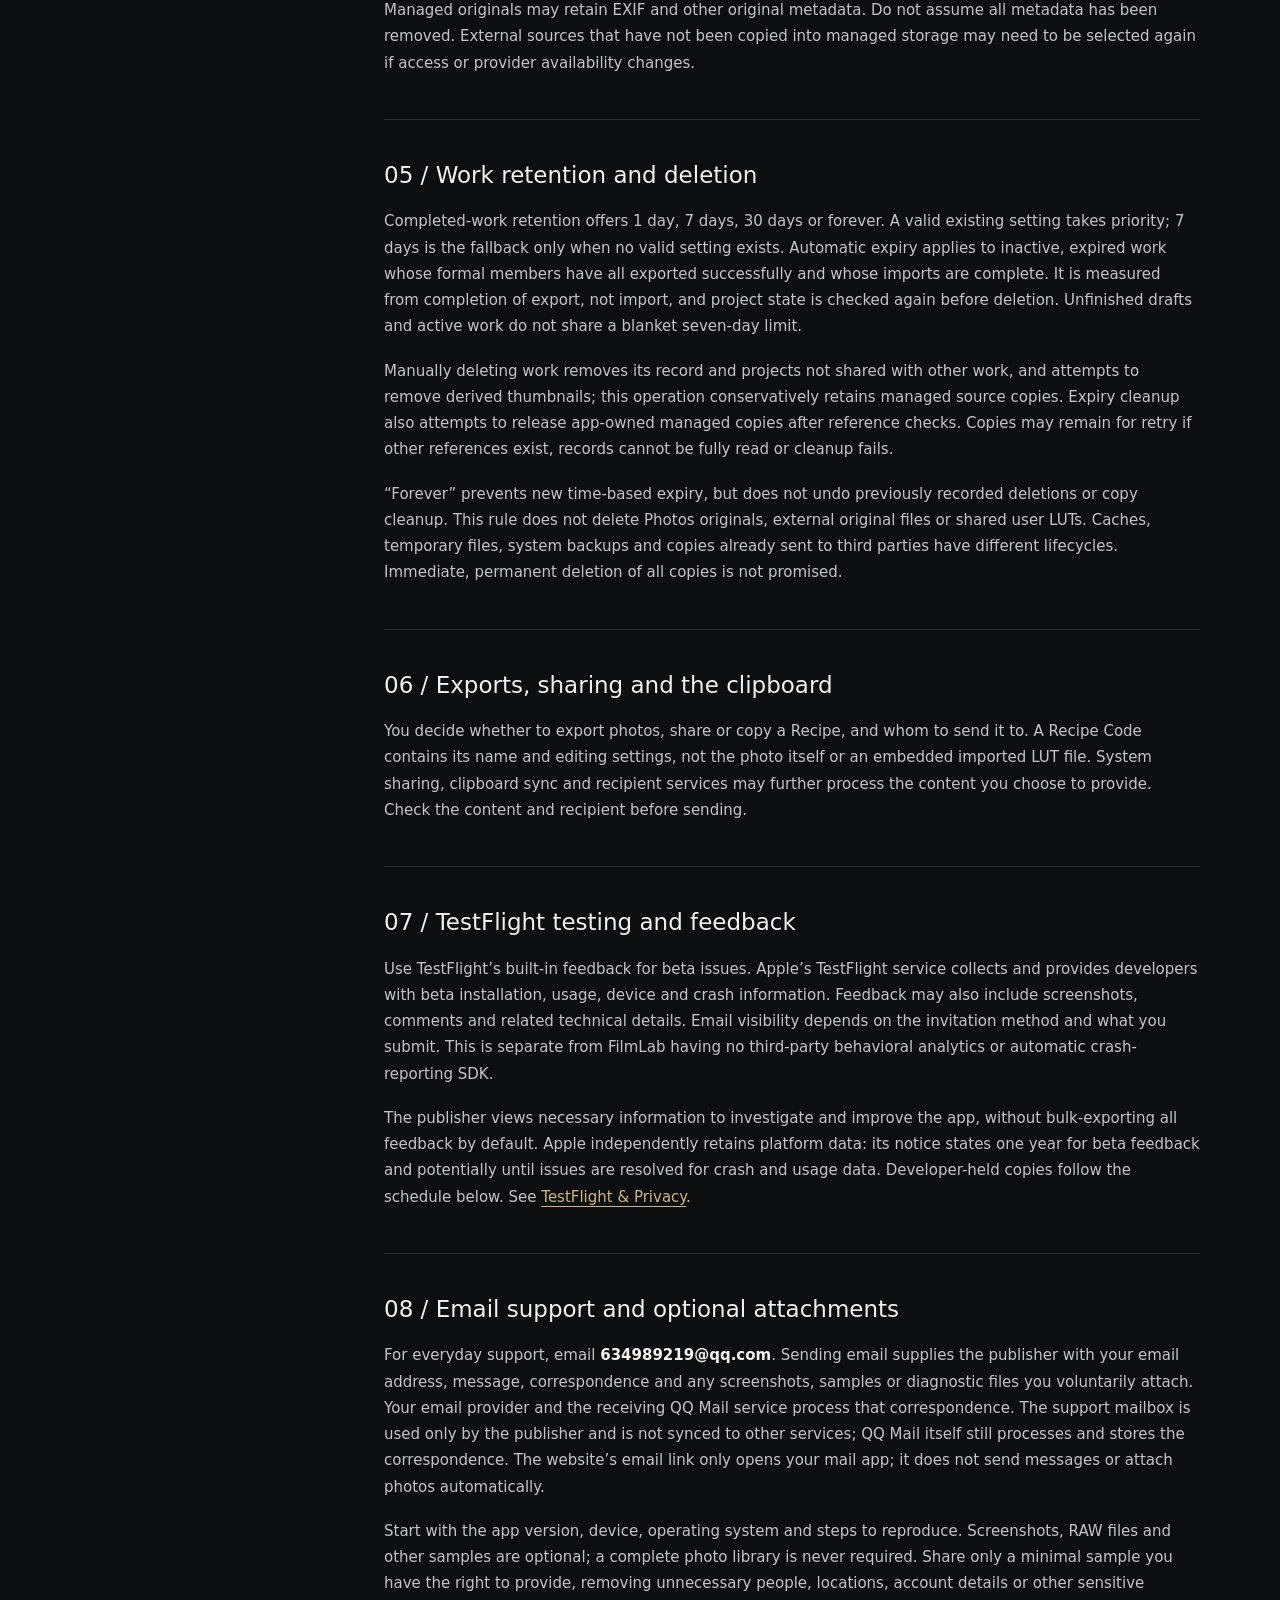
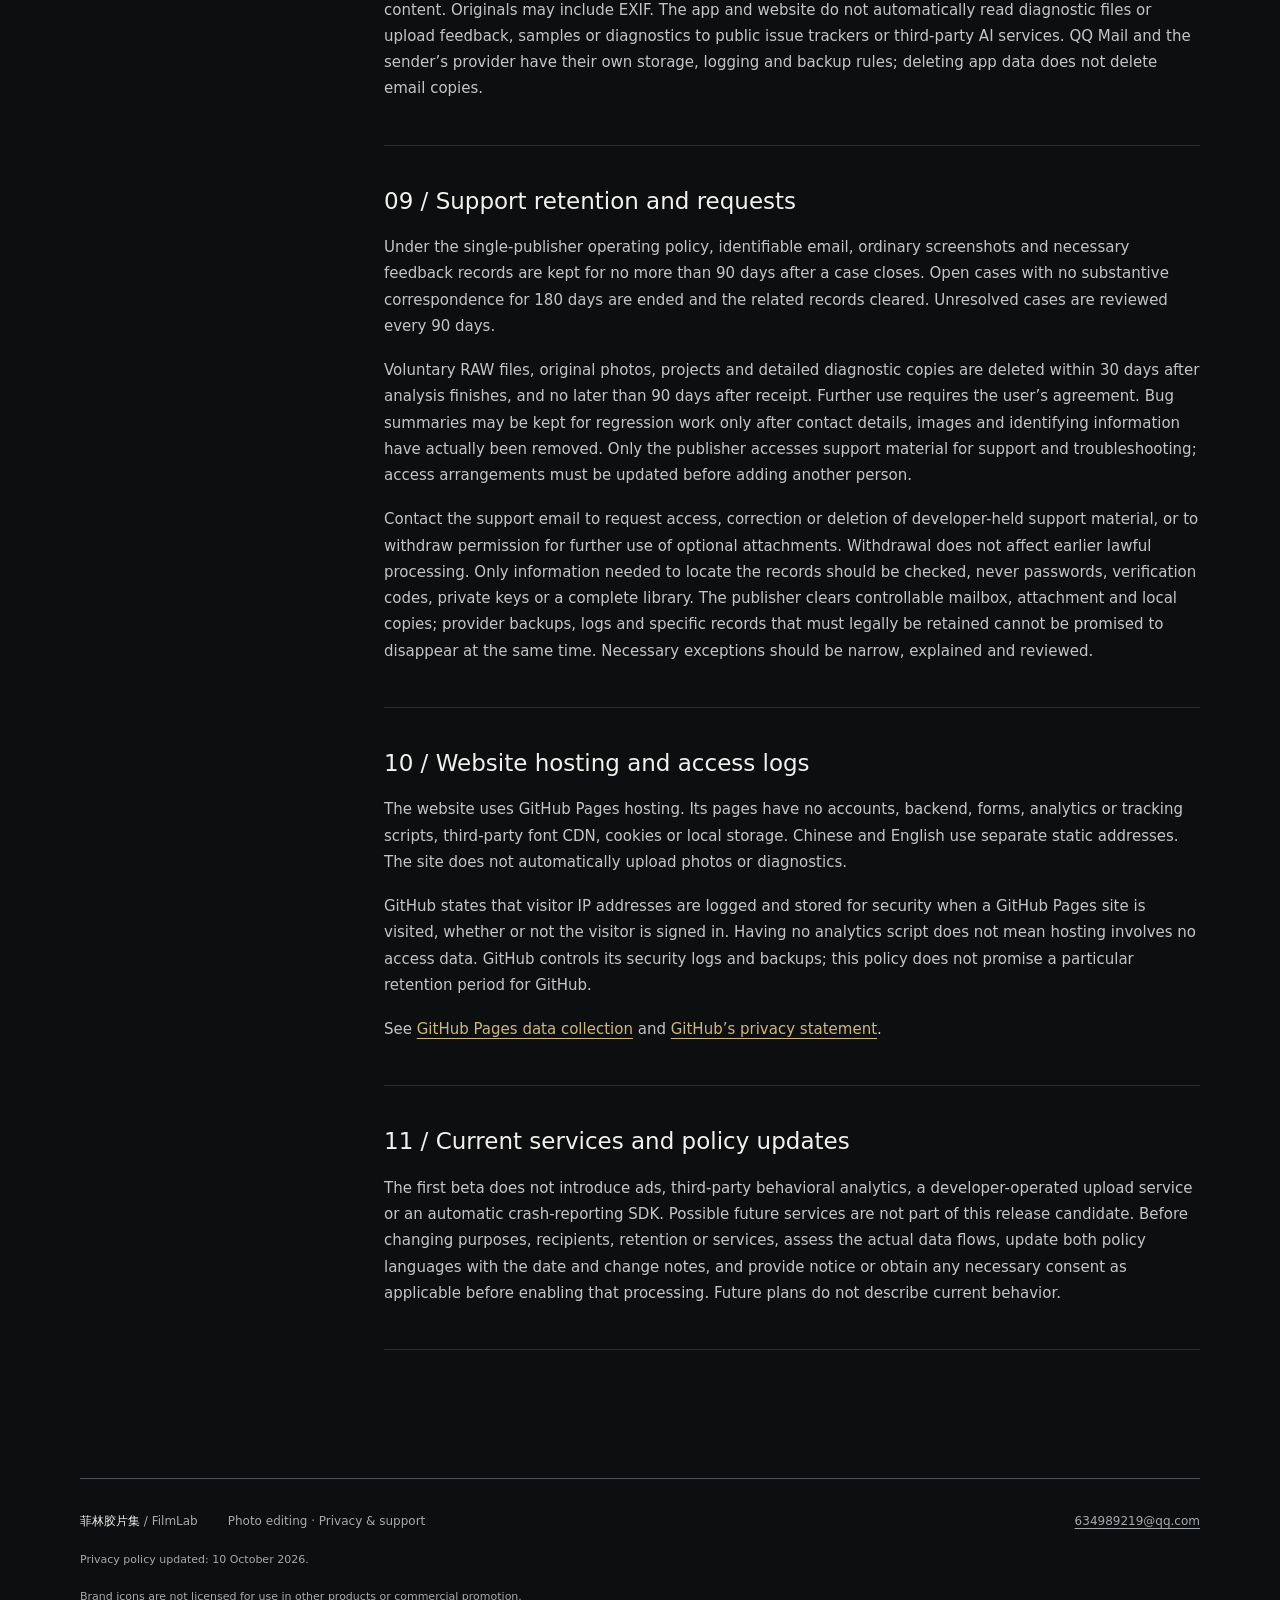
<file: en/privacy/index.html>
<!doctype html>

<html lang="en"><head><meta charset="utf-8"><meta name="viewport" content="width=device-width, initial-scale=1"><meta name="referrer" content="no-referrer"><meta http-equiv="Content-Security-Policy" content="default-src &#x27;self&#x27;; script-src &#x27;none&#x27;; style-src &#x27;self&#x27;; img-src &#x27;self&#x27;; connect-src &#x27;none&#x27;; object-src &#x27;none&#x27;; base-uri &#x27;none&#x27;; form-action &#x27;none&#x27;"><title>Privacy Policy · 菲林胶片集 / FilmLab</title><meta name="description" content="FilmLab: single-photo and batch photo editing, privacy information and support."><link rel="stylesheet" href="../../assets/site.css"></head>
<body><a class="skip" href="#main"><span lang="en" class="">Skip to content</span></a>

<header class="site-header"><a class="brand" href="../" aria-label="菲林胶片集 / FilmLab Home"><img src="../../assets/home-brand.png" width="44" height="44" alt=""><span class="brand-copy"><span class="brand-name" lang="zh-Hans">菲林胶片集</span><span class="brand-english" lang="en">FILMLAB</span></span></a><nav aria-label="Main navigation"><a href="../"><span lang="en" class="">Home</span></a><a href="./" aria-current="page"><span lang="en" class="">Privacy</span></a><a href="../support/"><span lang="en" class="">Support</span></a></nav><div class="languages" aria-label="Language"><a href="../../privacy/" lang="zh-Hans" hreflang="zh-Hans">中文</a><a href="./" lang="en" hreflang="en" aria-current="true">EN</a></div></header>
<main id="main" tabindex="-1"><section class="page-heading"><p class="eyebrow">PRIVACY POLICY</p><h1 lang="en" class="">About your photos.<br>And what you share with us.</h1><p lang="en" class="lead">The app, local files, system services and voluntary support feedback, explained separately.</p><p>Effective date: 10 October 2026</p></section><div class="reading-layout"><aside class="toc"><p lang="en" class="eyebrow">On this page</p><a href="#policy-1"><span lang="en" class="">Scope and contact</span></a><a href="#policy-2"><span lang="en" class="">Photo processing in the app</span></a><a href="#policy-3"><span lang="en" class="">Photos, Files and iCloud</span></a><a href="#policy-4"><span lang="en" class="">Local projects, sources and caches</span></a><a href="#policy-5"><span lang="en" class="">Work retention and deletion</span></a><a href="#policy-6"><span lang="en" class="">Exports, sharing and the clipboard</span></a><a href="#policy-7"><span lang="en" class="">TestFlight testing and feedback</span></a><a href="#policy-8"><span lang="en" class="">Email support and optional attachments</span></a><a href="#policy-9"><span lang="en" class="">Support retention and requests</span></a><a href="#policy-10"><span lang="en" class="">Website hosting and access logs</span></a><a href="#policy-11"><span lang="en" class="">Current services and policy updates</span></a></aside><div class="policy-text"><section id="policy-1"><h2 lang="en" class="">01 / Scope and contact</h2><div lang="en" class=""><p>This policy describes information handling by 菲林胶片集 (FilmLab) and its support website.</p><p class="operator">Operator: 严涛</p><p>Support and privacy contact: <a href="mailto:634989219@qq.com">634989219@qq.com</a>.</p></div></section><section id="policy-2"><h2 lang="en" class="">02 / Photo processing in the app</h2><div lang="en" class=""><p>FilmLab reads selected photos or RAW files on your device to preview, edit and export them. It processes image content and the file information, photo identifiers and metadata needed for those tasks. Images may contain people, locations or other personal information; local processing still involves data processing. The current version has no developer-operated upload service and no feature that automatically uploads photos, RAW files, projects or diagnostic files to the developer.</p></div></section><section id="policy-3"><h2 lang="en" class="">03 / Photos, Files and iCloud</h2><div lang="en" class=""><p>The custom library accesses Photos according to system permissions. The system photo picker supplies items you select; Files import reads files you choose. The system may download Photos originals from iCloud, and file providers may retrieve files from cloud storage. Photos exports may sync according to your settings. System backups may also include local app data.</p>
<p>These system and file-provider transfers are separate from a developer-operated upload service and depend on your permissions, sync, backup and service settings. You can change permissions in system settings. FilmLab does not promise that every operation is offline or that all data always stays on one device.</p></div></section><section id="policy-4"><h2 lang="en" class="">04 / Local projects, sources and caches</h2><div lang="en" class=""><p>To resume editing, the app stores projects, adjustments, work and batch records, thumbnails, imported user LUTs, Recipes and preferences locally. A source may be a Photos identifier or a managed copy inside app-owned storage. A managed copy is not an upload to the developer. RAW thumbnails support browsing; classification caches hold identifiers, revision or modification information, dimensions and types needed for classification. Reading and exporting can also create temporary files.</p>
<p>Managed originals may retain EXIF and other original metadata. Do not assume all metadata has been removed. External sources that have not been copied into managed storage may need to be selected again if access or provider availability changes.</p></div></section><section id="policy-5"><h2 lang="en" class="">05 / Work retention and deletion</h2><div lang="en" class=""><p>Completed-work retention offers 1 day, 7 days, 30 days or forever. A valid existing setting takes priority; 7 days is the fallback only when no valid setting exists. Automatic expiry applies to inactive, expired work whose formal members have all exported successfully and whose imports are complete. It is measured from completion of export, not import, and project state is checked again before deletion. Unfinished drafts and active work do not share a blanket seven-day limit.</p>
<p>Manually deleting work removes its record and projects not shared with other work, and attempts to remove derived thumbnails; this operation conservatively retains managed source copies. Expiry cleanup also attempts to release app-owned managed copies after reference checks. Copies may remain for retry if other references exist, records cannot be fully read or cleanup fails.</p>
<p>“Forever” prevents new time-based expiry, but does not undo previously recorded deletions or copy cleanup. This rule does not delete Photos originals, external original files or shared user LUTs. Caches, temporary files, system backups and copies already sent to third parties have different lifecycles. Immediate, permanent deletion of all copies is not promised.</p></div></section><section id="policy-6"><h2 lang="en" class="">06 / Exports, sharing and the clipboard</h2><div lang="en" class=""><p>You decide whether to export photos, share or copy a Recipe, and whom to send it to. A Recipe Code contains its name and editing settings, not the photo itself or an embedded imported LUT file. System sharing, clipboard sync and recipient services may further process the content you choose to provide. Check the content and recipient before sending.</p></div></section><section id="policy-7"><h2 lang="en" class="">07 / TestFlight testing and feedback</h2><div lang="en" class=""><p>Use TestFlight’s built-in feedback for beta issues. Apple’s TestFlight service collects and provides developers with beta installation, usage, device and crash information. Feedback may also include screenshots, comments and related technical details. Email visibility depends on the invitation method and what you submit. This is separate from FilmLab having no third-party behavioral analytics or automatic crash-reporting SDK.</p>
<p>The publisher views necessary information to investigate and improve the app, without bulk-exporting all feedback by default. Apple independently retains platform data: its notice states one year for beta feedback and potentially until issues are resolved for crash and usage data. Developer-held copies follow the schedule below. See <a href="https://www.apple.com/legal/privacy/data/en/test-flight/" rel="noreferrer">TestFlight &amp; Privacy</a>.</p></div></section><section id="policy-8"><h2 lang="en" class="">08 / Email support and optional attachments</h2><div lang="en" class=""><p>For everyday support, email <strong>634989219@qq.com</strong>. Sending email supplies the publisher with your email address, message, correspondence and any screenshots, samples or diagnostic files you voluntarily attach. Your email provider and the receiving QQ Mail service process that correspondence. The support mailbox is used only by the publisher and is not synced to other services; QQ Mail itself still processes and stores the correspondence. The website’s email link only opens your mail app; it does not send messages or attach photos automatically.</p>
<p>Start with the app version, device, operating system and steps to reproduce. Screenshots, RAW files and other samples are optional; a complete photo library is never required. Share only a minimal sample you have the right to provide, removing unnecessary people, locations, account details or other sensitive content. Originals may include EXIF. The app and website do not automatically read diagnostic files or upload feedback, samples or diagnostics to public issue trackers or third-party AI services. QQ Mail and the sender’s provider have their own storage, logging and backup rules; deleting app data does not delete email copies.</p></div></section><section id="policy-9"><h2 lang="en" class="">09 / Support retention and requests</h2><div lang="en" class=""><p>Under the single-publisher operating policy, identifiable email, ordinary screenshots and necessary feedback records are kept for no more than 90 days after a case closes. Open cases with no substantive correspondence for 180 days are ended and the related records cleared. Unresolved cases are reviewed every 90 days.</p>
<p>Voluntary RAW files, original photos, projects and detailed diagnostic copies are deleted within 30 days after analysis finishes, and no later than 90 days after receipt. Further use requires the user’s agreement. Bug summaries may be kept for regression work only after contact details, images and identifying information have actually been removed. Only the publisher accesses support material for support and troubleshooting; access arrangements must be updated before adding another person.</p>
<p>Contact the support email to request access, correction or deletion of developer-held support material, or to withdraw permission for further use of optional attachments. Withdrawal does not affect earlier lawful processing. Only information needed to locate the records should be checked, never passwords, verification codes, private keys or a complete library. The publisher clears controllable mailbox, attachment and local copies; provider backups, logs and specific records that must legally be retained cannot be promised to disappear at the same time. Necessary exceptions should be narrow, explained and reviewed. </p></div></section><section id="policy-10"><h2 lang="en" class="">10 / Website hosting and access logs</h2><div lang="en" class=""><p>The website uses GitHub Pages hosting. Its pages have no accounts, backend, forms, analytics or tracking scripts, third-party font CDN, cookies or local storage. Chinese and English use separate static addresses. The site does not automatically upload photos or diagnostics.</p><p>GitHub states that visitor IP addresses are logged and stored for security when a GitHub Pages site is visited, whether or not the visitor is signed in. Having no analytics script does not mean hosting involves no access data. GitHub controls its security logs and backups; this policy does not promise a particular retention period for GitHub.</p><p>See <a href="https://docs.github.com/en/pages/getting-started-with-github-pages/what-is-github-pages" rel="noreferrer">GitHub Pages data collection</a> and <a href="https://docs.github.com/en/site-policy/privacy-policies/github-general-privacy-statement" rel="noreferrer">GitHub’s privacy statement</a>.</p></div></section><section id="policy-11"><h2 lang="en" class="">11 / Current services and policy updates</h2><div lang="en" class=""><p>The first beta does not introduce ads, third-party behavioral analytics, a developer-operated upload service or an automatic crash-reporting SDK. Possible future services are not part of this release candidate. Before changing purposes, recipients, retention or services, assess the actual data flows, update both policy languages with the date and change notes, and provide notice or obtain any necessary consent as applicable before enabling that processing. Future plans do not describe current behavior.</p></div></section></div></div></main>
<footer class="site-footer"><div>菲林胶片集 <span class="muted">/ FilmLab</span></div><div><span lang="en" class="">Photo editing · Privacy &amp; support</span></div><a href="mailto:634989219@qq.com">634989219@qq.com</a><p class="fine">Privacy policy updated: 10 October 2026.</p><p class="fine brand-rights">Brand icons are not licensed for use in other products or commercial promotion.</p></footer></body></html>
</file>
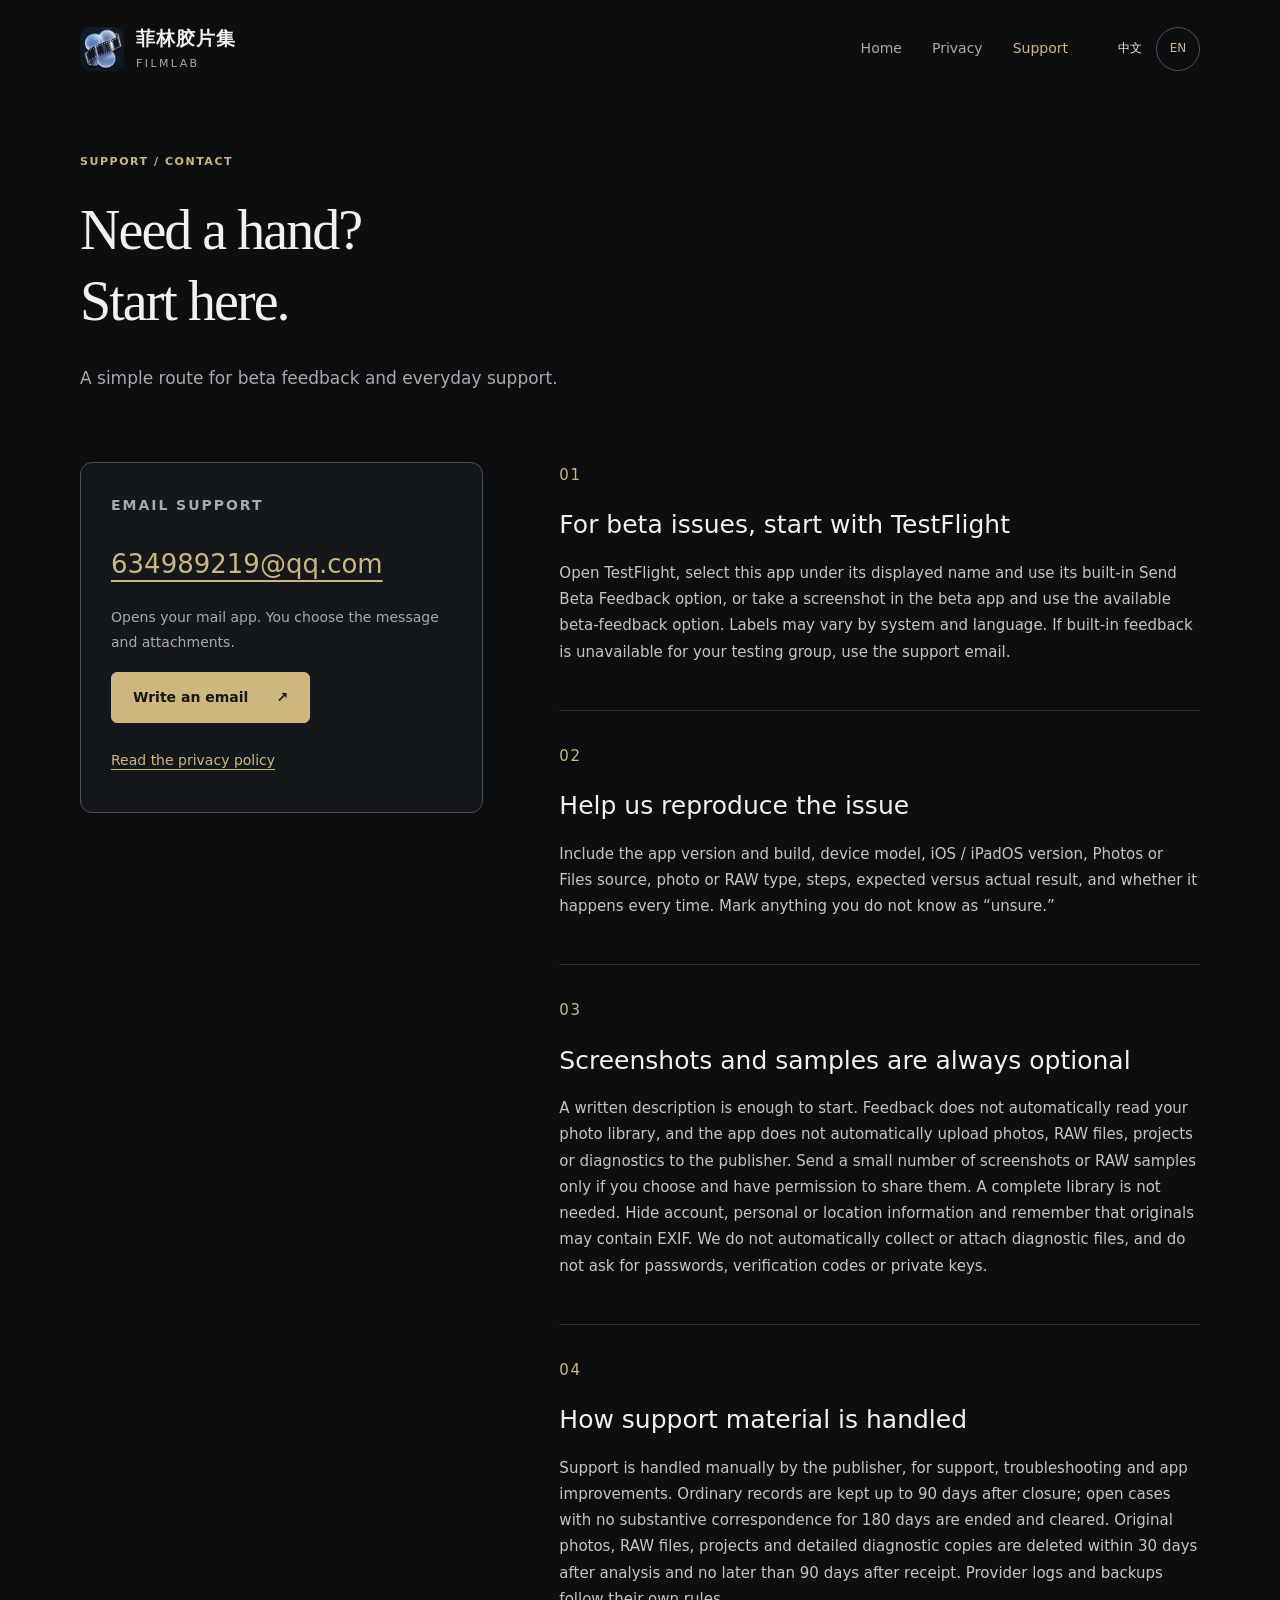
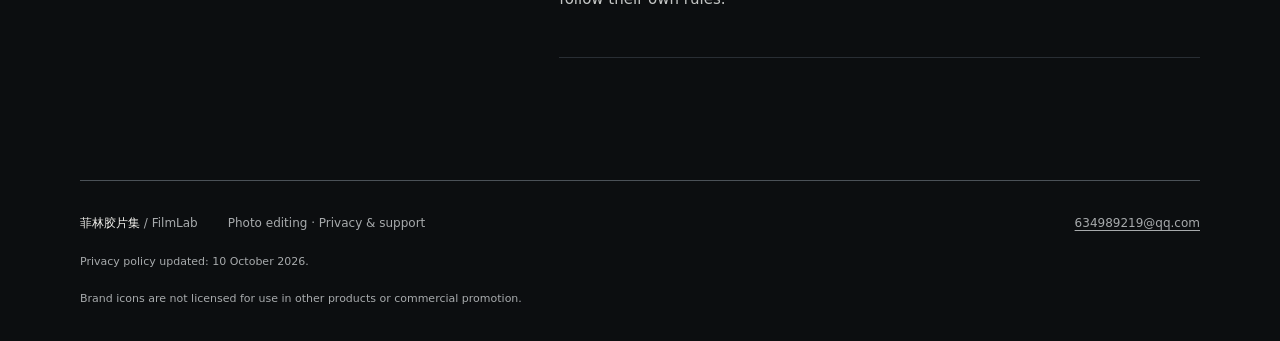
<file: en/support/index.html>
<!doctype html>

<html lang="en"><head><meta charset="utf-8"><meta name="viewport" content="width=device-width, initial-scale=1"><meta name="referrer" content="no-referrer"><meta http-equiv="Content-Security-Policy" content="default-src &#x27;self&#x27;; script-src &#x27;none&#x27;; style-src &#x27;self&#x27;; img-src &#x27;self&#x27;; connect-src &#x27;none&#x27;; object-src &#x27;none&#x27;; base-uri &#x27;none&#x27;; form-action &#x27;none&#x27;"><title>Help &amp; Feedback · 菲林胶片集 / FilmLab</title><meta name="description" content="FilmLab: single-photo and batch photo editing, privacy information and support."><link rel="stylesheet" href="../../assets/site.css"></head>
<body><a class="skip" href="#main"><span lang="en" class="">Skip to content</span></a>

<header class="site-header"><a class="brand" href="../" aria-label="菲林胶片集 / FilmLab Home"><img src="../../assets/home-brand.png" width="44" height="44" alt=""><span class="brand-copy"><span class="brand-name" lang="zh-Hans">菲林胶片集</span><span class="brand-english" lang="en">FILMLAB</span></span></a><nav aria-label="Main navigation"><a href="../"><span lang="en" class="">Home</span></a><a href="../privacy/"><span lang="en" class="">Privacy</span></a><a href="./" aria-current="page"><span lang="en" class="">Support</span></a></nav><div class="languages" aria-label="Language"><a href="../../support/" lang="zh-Hans" hreflang="zh-Hans">中文</a><a href="./" lang="en" hreflang="en" aria-current="true">EN</a></div></header>
<main id="main" tabindex="-1"><section class="page-heading"><p class="eyebrow">SUPPORT / CONTACT</p><h1 lang="en" class="">Need a hand?<br>Start here.</h1><p lang="en" class="lead">A simple route for beta feedback and everyday support.</p></section><div class="support-layout"><aside class="contact-panel"><p lang="en" class="eyebrow">EMAIL SUPPORT</p><a class="email" href="mailto:634989219@qq.com">634989219@qq.com</a><p lang="en" class="">Opens your mail app. You choose the message and attachments.</p><a class="button" href="mailto:634989219@qq.com"><span lang="en" class="">Write an email</span> <span aria-hidden="true">↗</span></a><a class="text-link" href="../privacy/"><span lang="en" class="">Read the privacy policy</span></a></aside><div class="support-steps"><section><p class="section-no">01</p><h2 lang="en" class="">For beta issues, start with TestFlight</h2><div lang="en" class=""><p>Open TestFlight, select this app under its displayed name and use its built-in Send Beta Feedback option, or take a screenshot in the beta app and use the available beta-feedback option. Labels may vary by system and language. If built-in feedback is unavailable for your testing group, use the support email.</p></div></section><section><p class="section-no">02</p><h2 lang="en" class="">Help us reproduce the issue</h2><div lang="en" class=""><p>Include the app version and build, device model, iOS / iPadOS version, Photos or Files source, photo or RAW type, steps, expected versus actual result, and whether it happens every time. Mark anything you do not know as “unsure.”</p></div></section><section><p class="section-no">03</p><h2 lang="en" class="">Screenshots and samples are always optional</h2><div lang="en" class=""><p>A written description is enough to start. Feedback does not automatically read your photo library, and the app does not automatically upload photos, RAW files, projects or diagnostics to the publisher. Send a small number of screenshots or RAW samples only if you choose and have permission to share them. A complete library is not needed. Hide account, personal or location information and remember that originals may contain EXIF. We do not automatically collect or attach diagnostic files, and do not ask for passwords, verification codes or private keys.</p></div></section><section><p class="section-no">04</p><h2 lang="en" class="">How support material is handled</h2><div lang="en" class=""><p>Support is handled manually by the publisher, for support, troubleshooting and app improvements. Ordinary records are kept up to 90 days after closure; open cases with no substantive correspondence for 180 days are ended and cleared. Original photos, RAW files, projects and detailed diagnostic copies are deleted within 30 days after analysis and no later than 90 days after receipt. Provider logs and backups follow their own rules. </p></div></section></div></div></main>
<footer class="site-footer"><div>菲林胶片集 <span class="muted">/ FilmLab</span></div><div><span lang="en" class="">Photo editing · Privacy &amp; support</span></div><a href="mailto:634989219@qq.com">634989219@qq.com</a><p class="fine">Privacy policy updated: 10 October 2026.</p><p class="fine brand-rights">Brand icons are not licensed for use in other products or commercial promotion.</p></footer></body></html>
</file>
<file: assets/site.css>
/* FilmLab Silver Gelatin palette; device-provided fonts only. */
:root{color-scheme:dark;--bg:#0c0e10;--panel:#15181b;--text:#f2f1ed;--muted:#a7aaac;--line:#4b5157;--accent:#cdb77f;--ink:#171510}
*{box-sizing:border-box}html{scroll-behavior:auto;scroll-padding-top:2rem}body{margin:0;background:var(--bg);color:var(--text);font-family:system-ui,-apple-system,BlinkMacSystemFont,"Segoe UI",sans-serif;line-height:1.75;-webkit-text-size-adjust:100%}a{color:inherit;text-underline-offset:.25em}a:hover{color:var(--accent)}button,a{-webkit-tap-highlight-color:transparent}a:focus-visible,main:focus-visible{outline:2px solid var(--accent);outline-offset:5px}[hidden]{display:none!important}.skip{position:absolute;left:16px;top:-100px;z-index:5;background:var(--accent);color:var(--ink);padding:10px 18px}.skip:focus{top:8px}.draft-bar{text-align:center;background:#25251e;color:#dfcda0;font-size:11px;letter-spacing:.08em;padding:8px 18px}.site-header{max-width:1200px;margin:auto;padding:26px 40px;display:flex;align-items:center;gap:40px}.brand{display:flex;align-items:center;gap:12px;text-decoration:none;flex-shrink:0}.brand img:first-child{border-radius:10px}.brand-copy{display:flex;flex-direction:column;align-items:flex-start;gap:5px}.brand-name{font-size:19px;line-height:1.3;letter-spacing:.05em;font-weight:600}.brand-copy img{display:block;max-width:88px;height:16px;opacity:.72}nav{display:flex;gap:30px;margin-left:auto}nav a{min-height:44px;display:flex;align-items:center;text-decoration:none;font-size:14px;color:var(--muted)}nav a[aria-current=page]{color:var(--accent)}.languages{display:flex;gap:4px;font-size:12px}.languages a{display:grid;place-items:center;min-width:44px;min-height:44px;text-decoration:none}.languages a[aria-current=true]{border:1px solid var(--line);border-radius:24px;color:var(--accent)}main{max-width:1200px;margin:auto;padding:0 40px}.hero{display:grid;grid-template-columns:1.25fr 1fr;gap:80px;align-items:center;padding:72px 0 100px}.eyebrow{font-size:11px;letter-spacing:.14em;color:var(--accent);font-weight:600;margin:0 0 24px}h1{font-family:ui-serif,Georgia,"Songti SC",serif;font-weight:500;font-size:clamp(38px,5.3vw,70px);line-height:1.26;letter-spacing:-.035em;margin:0 0 28px}h1:lang(zh-Hans){letter-spacing:.035em;line-height:1.5}h2{font-size:25px;line-height:1.5;font-weight:500;margin:0 0 16px}p{margin:0 0 18px}.lead{font-size:17px;color:var(--muted);max-width:530px}.actions{display:flex;align-items:center;gap:28px;flex-wrap:wrap;margin-top:36px}.button{display:inline-flex;align-items:center;justify-content:space-between;gap:28px;padding:12px 21px;min-height:48px;background:var(--accent);color:var(--ink);border:1px solid var(--accent);border-radius:6px;text-decoration:none;font-size:14px;font-weight:600}.button:hover{background:#e2cca0;color:var(--ink)}.text-link{display:inline-block;min-height:44px;padding-top:10px;font-size:14px;color:var(--accent)}.brand-plate{margin:0;border:1px solid var(--line);padding:26px;background:var(--panel);border-radius:18px;transform:rotate(2deg)}.brand-plate>img{display:block;width:100%;height:auto;border-radius:14px}.brand-plate figcaption{display:flex;justify-content:space-between;gap:16px;margin-top:18px;font-size:9px;letter-spacing:.14em;color:var(--muted)}.intro-row{display:grid;grid-template-columns:1fr 2fr;gap:64px;border-top:1px solid var(--line);padding:52px 0}.intro-row p:last-child{color:var(--muted);max-width:690px}.routes{display:grid;grid-template-columns:1fr 1fr;border-top:1px solid var(--line);margin:10px 0 70px}.routes article{padding:40px 45px 15px 0}.routes article+article{padding-left:45px;border-left:1px solid var(--line)}.section-no{display:block;color:var(--accent);font-size:12px;letter-spacing:.1em;margin-bottom:18px}.routes p{color:var(--muted);max-width:430px}.site-footer{max-width:1120px;margin:auto;padding:32px 0;border-top:1px solid var(--line);display:flex;flex-wrap:wrap;gap:18px 30px;font-size:12px;color:var(--muted)}.site-footer>div:first-child{color:var(--text)}.site-footer>a{margin-left:auto}.site-footer .fine{flex-basis:100%;font-size:11px;margin:0}.muted{color:var(--muted)}.page-heading{padding:55px 0 38px;max-width:880px}.page-heading h1{font-size:clamp(34px,4.5vw,56px)}.review-note{padding:20px 24px;background:#24231b;border-left:3px solid var(--accent);color:#e2d8bc;font-size:14px;margin-bottom:48px}.reading-layout{display:grid;grid-template-columns:240px minmax(0,1fr);gap:64px;margin-bottom:90px}.toc{align-self:start;position:sticky;top:24px}.toc>a{display:block;color:var(--muted);font-size:13px;line-height:1.5;min-height:44px;padding:10px 0;border-bottom:1px solid #292e34;text-decoration:none}.toc>a:hover{color:var(--accent)}.toc .eyebrow{margin-bottom:10px}.policy-text section{margin-bottom:38px;padding-bottom:25px;border-bottom:1px solid #292e34;scroll-margin-top:24px}.policy-text h2{font-size:23px}.policy-text p,.support-steps p{font-size:15px;color:#c4c6c5;overflow-wrap:anywhere}.policy-text strong{color:var(--text)}.policy-text a{color:var(--accent)}.support-layout{display:grid;grid-template-columns:.85fr 1.35fr;gap:76px;margin:12px 0 90px}.contact-panel{padding:30px;background:var(--panel);border:1px solid var(--line);border-radius:12px;align-self:start;position:sticky;top:24px}.email{display:block;font-size:clamp(18px,2.2vw,26px);color:var(--accent);overflow-wrap:anywhere;margin-bottom:18px}.contact-panel>p{color:var(--muted);font-size:14px}.contact-panel .text-link{display:block;margin-top:15px}.support-steps section{padding-bottom:27px;margin-bottom:32px;border-bottom:1px solid #292e34}.support-steps .section-no{color:var(--accent)}@media(max-width:800px){.site-header{padding:20px 24px;gap:18px;flex-wrap:wrap}nav{order:3;width:100%;margin:0;justify-content:space-between;gap:16px}.languages{margin-left:auto}main{padding:0 24px}.hero{gap:36px;padding:45px 0 60px}.brand-plate{padding:15px}.brand-plate figcaption{font-size:8px}.intro-row{grid-template-columns:1fr;gap:14px}.reading-layout{grid-template-columns:1fr;gap:36px}.toc{position:static;display:grid;grid-template-columns:1fr 1fr;column-gap:24px}.toc>.eyebrow{grid-column:1/-1}.support-layout{gap:34px;grid-template-columns:1fr}.contact-panel{position:static}.site-footer{margin:0 24px}.page-heading{padding-top:38px}}@media(max-width:560px){.site-header{padding:16px 20px}.brand{gap:9px}.brand img:first-child{width:36px;height:36px}.brand img+img{width:112px;height:auto}.languages{gap:0}.languages a{min-width:40px}.hero{grid-template-columns:1fr;gap:42px}.hero h1{font-size:42px}.brand-plate{width:82%;max-width:320px;justify-self:center}.hero .lead{font-size:16px}.actions{gap:18px;margin-top:24px}.intro-row{padding:36px 0}.routes{grid-template-columns:1fr;margin-bottom:45px}.routes article,.routes article+article{padding:30px 0;border-left:0}.routes article+article{border-top:1px solid var(--line)}.page-heading h1{font-size:34px}h2{font-size:23px}.review-note{padding:17px;margin-bottom:30px}.toc{column-gap:20px}.toc a{font-size:12px}.policy-text h2{font-size:21px}.contact-panel{padding:24px}.site-footer{margin:0 24px;gap:12px}.site-footer>a{margin-left:0;flex-basis:100%}.reading-layout,.support-layout{margin-bottom:45px}}@media(prefers-reduced-motion:reduce){*{scroll-behavior:auto!important}}@media print{body{background:white;color:black}.site-header,.languages,.toc,.actions{display:none}.draft-bar,.review-note{background:white;color:black;border:1px solid black}.reading-layout{display:block}.policy-text p,.policy-text a,.policy-text strong{color:black}.site-footer{color:black}.page-heading{padding-top:0}}

.brand-english{font-size:11px;letter-spacing:.22em;color:var(--muted);line-height:1.4}.feature-list{grid-column:2}.feature-list p{margin-bottom:7px}.pending-note{border-left:2px solid var(--accent);padding-left:14px;color:var(--accent)!important}@media(max-width:800px){.feature-list{grid-column:1}}
</file>
